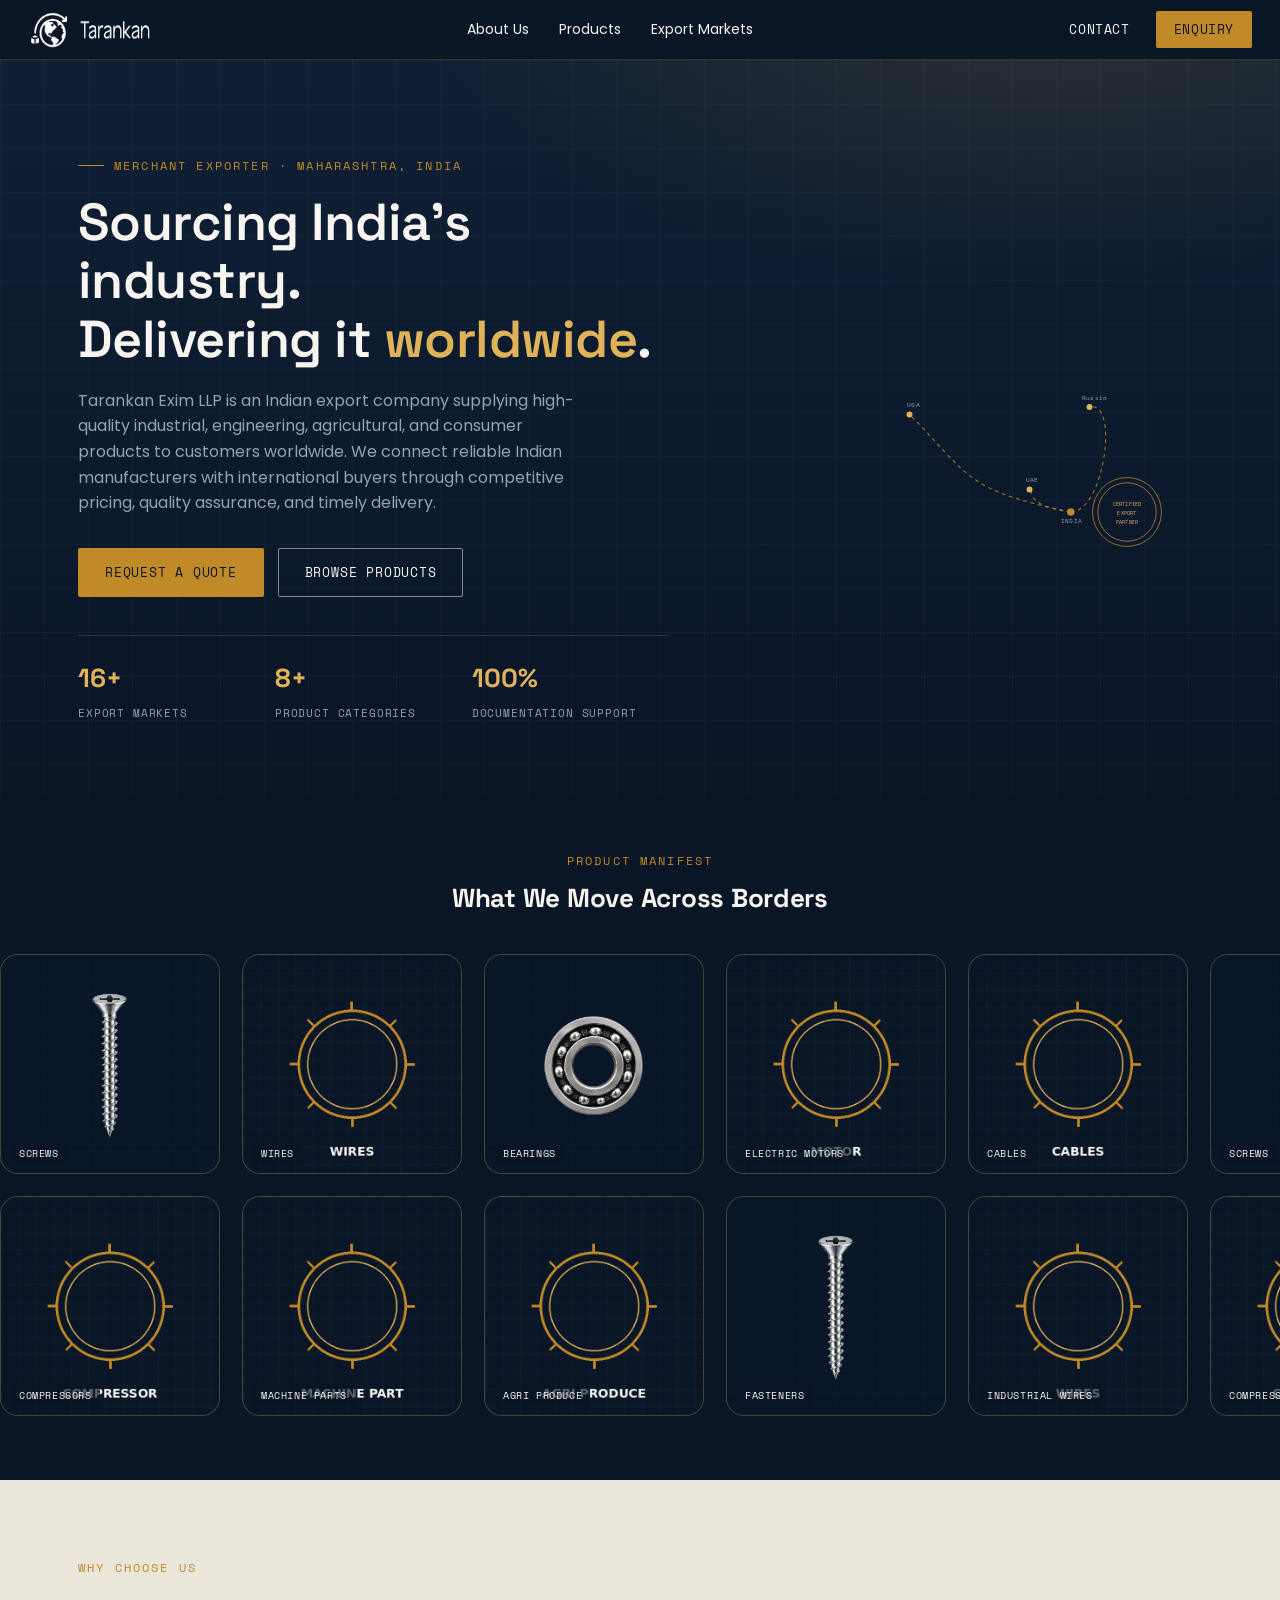
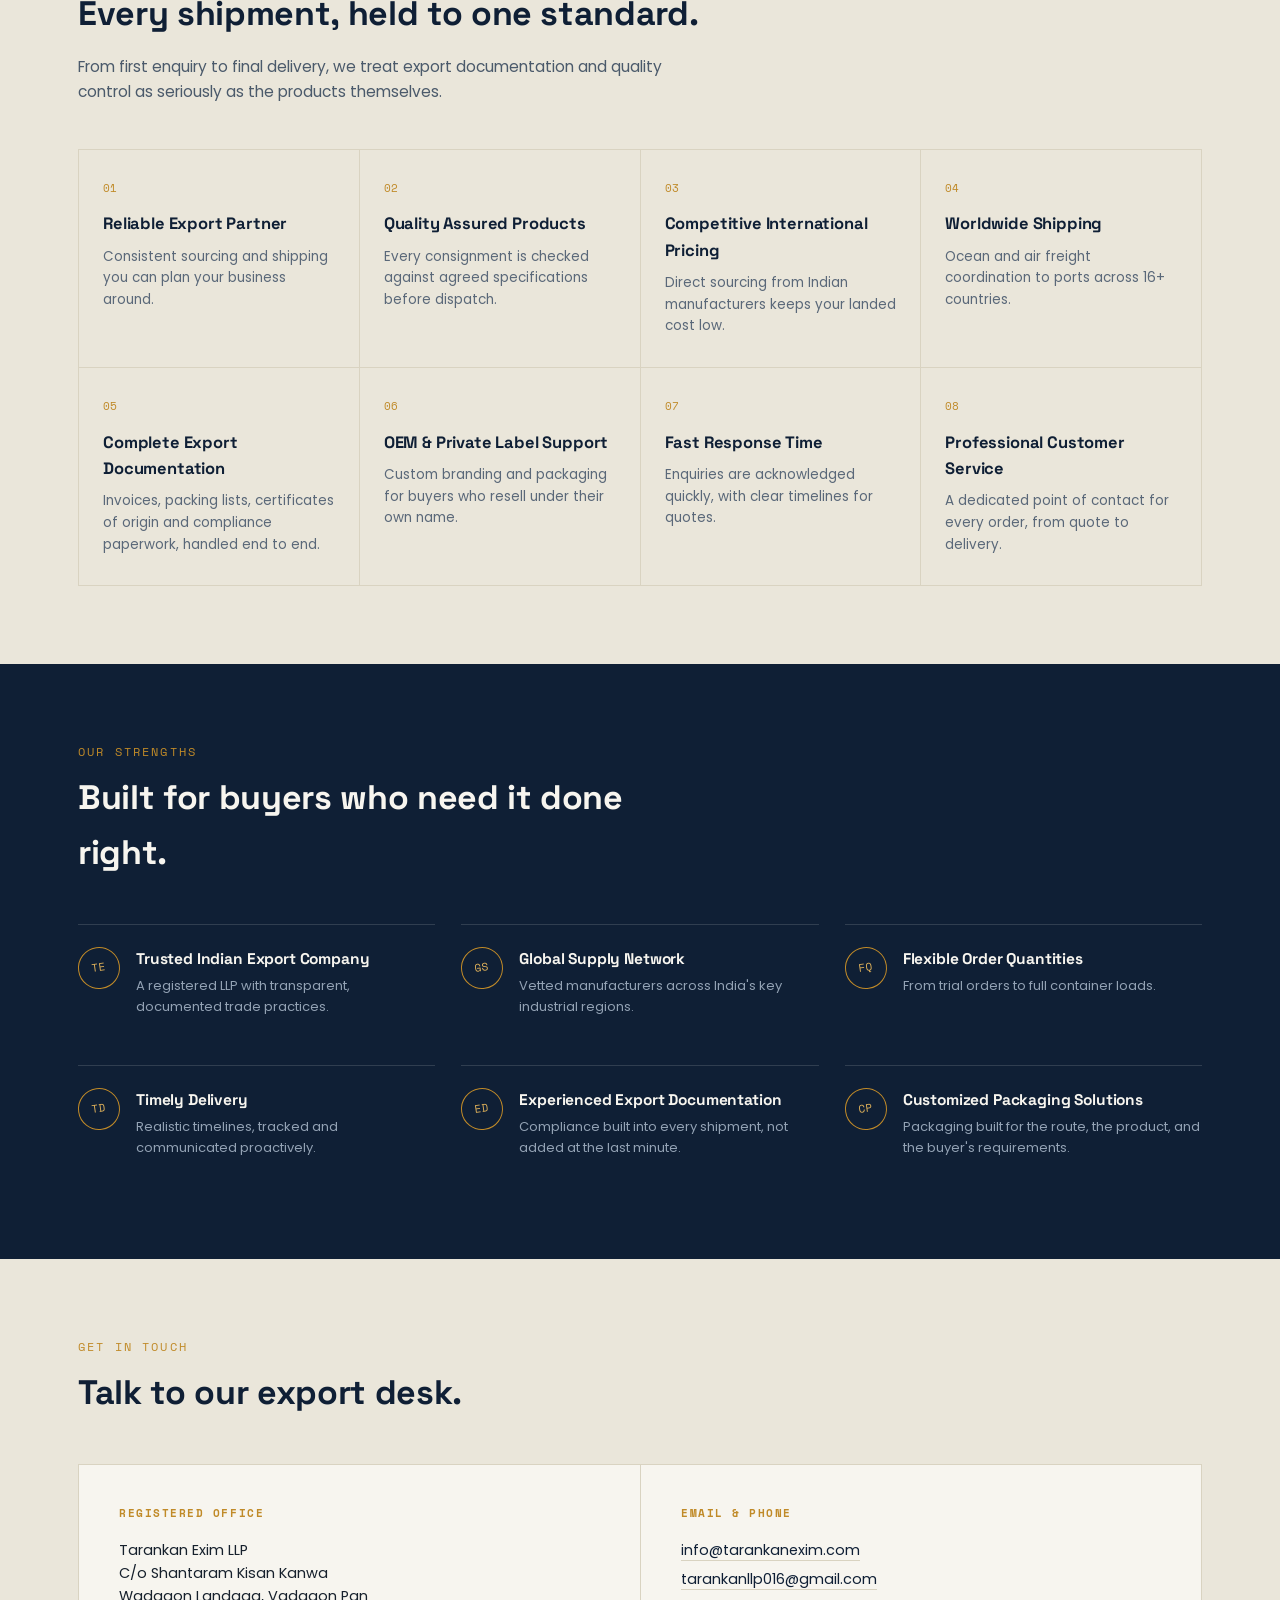
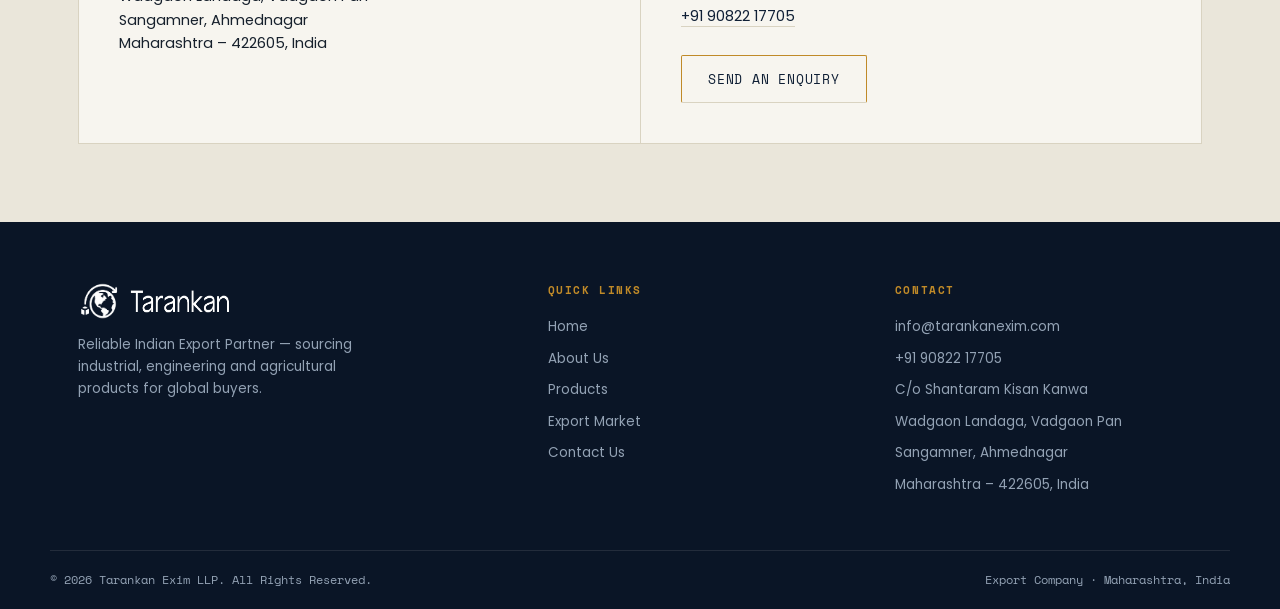
<file: index.html>
<!DOCTYPE html>
<html lang="en">
<head>
<meta charset="UTF-8">
<meta name="viewport" content="width=device-width, initial-scale=1.0">
<title>Tarankan Exim LLP | Indian Export Company &amp; Merchant Exporter</title>
<meta name="description" content="Tarankan Exim LLP is an Indian export company and merchant exporter based in Maharashtra, supplying industrial, engineering and agricultural products to global buyers.">
<link rel="preconnect" href="https://fonts.googleapis.com">
<link rel="preconnect" href="https://fonts.gstatic.com" crossorigin>
<link href="https://fonts.googleapis.com/css2?family=Space+Grotesk:wght@500;600;700&family=Space+Mono:wght@400;700&family=Poppins:wght@300;400;500;600&display=swap" rel="stylesheet">
<link rel="stylesheet" href="style.css">
</head>
<body>

<!-- ================= NAVIGATION ================= -->
<nav class="navigation-bar">
  <div class="navigation-bar-box" id="navigation-bar-box1">
    <div class="navigation-bar-box-logo">
      <a href="index.html"><img id="tarankan-navigation-logo" src="Assets/Logo/tarankan-navigation-logo.png" alt="Tarankan Exim LLP logo"></a>
      <a href="index.html" style="text-decoration:none;">
        <span class="navigation-tarankan-logo-text"><img id = "navigation-tarankan-logo-text-image" src="Assets/Logo/tarankan-text-logo.png" alt="Tarankan Text"></img>
        </span>
      </a>
    </div>
    <div class="mobile-bar">
      <button class="mobile-menu-icon" id="mobile-menu-icon" aria-label="Open menu">
        <span></span><span></span><span></span>
      </button>
    </div>
  </div>

  <div class="navigation-bar-box" id="navigation-bar-box2">
    <div class="nav-hover-item"><a href="about-us.html" id="about-us-link">About Us</a></div>
    <div class="nav-hover-item"><a href="products.html" id="products-link">Products</a></div>
    <div class="nav-hover-item"><a href="export-markets.html" id="export-markets-link">Export Markets</a></div>
  </div>

  <div class="navigation-bar-box" id="navigation-bar-box3">
    <span><a href="contact.html">Contact</a></span>
    <span><a href="enquiry.html" id="enquiry-nav-link">Enquiry</a></span>
  </div>
</nav>

<!-- Desktop hover boxes -->
<div id="about-us-hover-box" class="hover-box">
  <span class="hover-box-title">About Tarankan Exim LLP</span>
  <p>Tarankan Exim LLP is a registered Limited Liability Partnership based in Maharashtra, India. We specialize in sourcing and exporting quality products from India to international markets. Our focus is on building long-term relationships through reliability, transparency, and customer satisfaction. Whether you require industrial products, engineering components, agricultural commodities, or customized export solutions, we ensure every shipment meets international standards.</p>
  <a href="about-us.html" class="hover-box-link">Read more about us &rarr;</a>
</div>

<div id="products-hover-box" class="hover-box">
  <span class="hover-box-title">Our Product Range</span>
  <div class="products-columns">
    <a href="products.html">Screws &amp; Fasteners</a>
    <a href="products.html">Bearings</a>
    <a href="products.html">Industrial Wires</a>
    <a href="products.html">Cables</a>
    <a href="products.html">Electric Motors</a>
    <a href="products.html">Compressors</a>
    <a href="products.html">Machine Parts</a>
    <a href="products.html">Agricultural Produce</a>
  </div>
  <a href="products.html" class="hover-box-link">View all products &rarr;</a>
</div>

<div id="export-markets-hover-box" class="hover-box">
  <span class="hover-box-title">Tarankan Exim LLP serves customers across</span>
  <div class="markets-grid">
    <span>USA</span><span>Canada</span><span>UK</span><span>Germany</span>
    <span>France</span><span>Netherlands</span><span>UAE</span><span>Saudi Arabia</span>
    <span>Oman</span><span>Kuwait</span><span>Singapore</span><span>Malaysia</span>
    <span>Vietnam</span><span>Australia</span><span>South Africa</span><span>Kenya</span>
  </div>
  <a href="export-markets.html" class="hover-box-link">Explore export markets &rarr;</a>
</div>

<!-- Mobile sidebar -->
<div class="sidebar-overlay" id="sidebar-overlay"></div>
<aside class="mobile-sidebar" id="mobile-sidebar">
  <button class="mobile-sidebar-close" id="mobile-sidebar-close" aria-label="Close menu">&times;</button>
  <div class="mobile-sidebar-logo">
    <img src="Assets/Logo/tarankan-navigation-logo.png" alt="Tarankan Exim LLP logo">
    <span><img id = "mobile-navigation-logo-text" src="Assets/Logo/tarankan-text-logo.png" alt="Tarankan Exim LLP logo"></span>
  </div>
  <nav class="mobile-sidebar-links">
    <a href="about-us.html">About Us</a>
    <a href="products.html">Products</a>
    <a href="export-markets.html">Export Markets</a>
    <a href="contact.html">Contact</a>
    <a href="enquiry.html">Enquiry</a>
  </nav>
  <div class="mobile-sidebar-cta">
    <a href="enquiry.html" class="btn btn-brass" style="width:100%; justify-content:center;">Send Enquiry</a>
  </div>
</aside>

<!-- ================= HERO ================= -->
<header class="hero">
  <div class="wrap hero-inner">
    <div>
      <div class="hero-eyebrow"><span class="eyebrow">Merchant Exporter · Maharashtra, India</span></div>
      <h1>Sourcing India's industry.<br>Delivering it <em>worldwide</em>.</h1>
      <p class="lede">Tarankan Exim LLP is an Indian export company supplying high-quality industrial, engineering, agricultural, and consumer products to customers worldwide. We connect reliable Indian manufacturers with international buyers through competitive pricing, quality assurance, and timely delivery.</p>
      <div class="hero-actions">
        <a href="enquiry.html" class="btn btn-brass">Request a Quote</a>
        <a href="products.html" class="btn btn-outline-light">Browse Products</a>
      </div>
      <div class="hero-stats">
        <div><strong>16+</strong><span>Export Markets</span></div>
        <div><strong>8+</strong><span>Product Categories</span></div>
        <div><strong>100%</strong><span>Documentation Support</span></div>
      </div>
    </div>

    <div class="trade-lane" aria-hidden="true">
      <svg viewBox="0 0 400 400">
        <path class="lane-path" d="M225,300 C270,300 290,150 250,160"></path>
        <path class="lane-path" d="M225,300 C150,290 180,260 170,270" style="animation-delay:-4s;"></path>
        <path class="lane-path" d="M225,300 C80,270 90,250 10,170" style="animation-delay:-9s;"></path>
        <circle class="lane-node origin" cx="225" cy="300" r="5"></circle>
        <text x="212" y="315">INDIA</text>
        <circle class="lane-node" cx="250" cy="160" r="4"></circle>
        <text x="240" y="150">Russia</text>
        <circle class="lane-node" cx="170" cy="270" r="4"></circle>
        <text x="165" y="260">UAE</text>
        <circle class="lane-node" cx="10" cy="170" r="4"></circle>
        <text x="7" y="160">USA</text>
        <circle class="stamp" cx="300" cy="300" r="46"></circle>
        <circle class="stamp" cx="300" cy="300" r="39"></circle>
        <text class="stamp-text" x="300" y="292" text-anchor="middle">CERTIFIED</text>
        <text class="stamp-text" x="300" y="304" text-anchor="middle">EXPORT</text>
        <text class="stamp-text" x="300" y="316" text-anchor="middle">PARTNER</text>
      </svg>
    </div>
  </div>
</header>

<!-- ================= SLIDING PRODUCT BOXES ================= -->
<section class="marquee-section">
  <div class="wrap marquee-heading">
    <span class="eyebrow">Product Manifest</span>
    <h2>What We Move Across Borders</h2>
  </div>
  <div class="marquee-track">
    <div class="marquee-row row-left" id="marquee-row-top"></div>
    <div class="marquee-row row-right" id="marquee-row-bottom"></div>
  </div>
</section>

<!-- ================= WHY CHOOSE US ================= -->
<section class="section section-paper">
  <div class="wrap">
    <div class="section-head">
      <span class="eyebrow">Why Choose Us</span>
      <h2>Every shipment, held to one standard.</h2>
      <p class="section-lede">From first enquiry to final delivery, we treat export documentation and quality control as seriously as the products themselves.</p>
    </div>
    <div class="grid-cards">
      <div class="card"><span class="card-index">01</span><h3>Reliable Export Partner</h3><p>Consistent sourcing and shipping you can plan your business around.</p></div>
      <div class="card"><span class="card-index">02</span><h3>Quality Assured Products</h3><p>Every consignment is checked against agreed specifications before dispatch.</p></div>
      <div class="card"><span class="card-index">03</span><h3>Competitive International Pricing</h3><p>Direct sourcing from Indian manufacturers keeps your landed cost low.</p></div>
      <div class="card"><span class="card-index">04</span><h3>Worldwide Shipping</h3><p>Ocean and air freight coordination to ports across 16+ countries.</p></div>
      <div class="card"><span class="card-index">05</span><h3>Complete Export Documentation</h3><p>Invoices, packing lists, certificates of origin and compliance paperwork, handled end to end.</p></div>
      <div class="card"><span class="card-index">06</span><h3>OEM &amp; Private Label Support</h3><p>Custom branding and packaging for buyers who resell under their own name.</p></div>
      <div class="card"><span class="card-index">07</span><h3>Fast Response Time</h3><p>Enquiries are acknowledged quickly, with clear timelines for quotes.</p></div>
      <div class="card"><span class="card-index">08</span><h3>Professional Customer Service</h3><p>A dedicated point of contact for every order, from quote to delivery.</p></div>
    </div>
  </div>
</section>

<!-- ================= OUR STRENGTHS ================= -->
<section class="section section-dark">
  <div class="wrap">
    <div class="section-head">
      <span class="eyebrow">Our Strengths</span>
      <h2>Built for buyers who need it done right.</h2>
    </div>
    <div class="strengths-grid">
      <div class="strength-item"><div class="stamp-mini">TE</div><div><h3>Trusted Indian Export Company</h3><p>A registered LLP with transparent, documented trade practices.</p></div></div>
      <div class="strength-item"><div class="stamp-mini">GS</div><div><h3>Global Supply Network</h3><p>Vetted manufacturers across India's key industrial regions.</p></div></div>
      <div class="strength-item"><div class="stamp-mini">FQ</div><div><h3>Flexible Order Quantities</h3><p>From trial orders to full container loads.</p></div></div>
      <div class="strength-item"><div class="stamp-mini">TD</div><div><h3>Timely Delivery</h3><p>Realistic timelines, tracked and communicated proactively.</p></div></div>
      <div class="strength-item"><div class="stamp-mini">ED</div><div><h3>Experienced Export Documentation</h3><p>Compliance built into every shipment, not added at the last minute.</p></div></div>
      <div class="strength-item"><div class="stamp-mini">CP</div><div><h3>Customized Packaging Solutions</h3><p>Packaging built for the route, the product, and the buyer's requirements.</p></div></div>
    </div>
  </div>
</section>

<!-- ================= CONTACT PREVIEW ================= -->
<section class="section section-paper">
  <div class="wrap">
    <div class="section-head">
      <span class="eyebrow">Get In Touch</span>
      <h2>Talk to our export desk.</h2>
    </div>
    <div class="contact-panel">
      <div class="contact-block">
        <h3>Registered Office</h3>
        <address>
          Tarankan Exim LLP<br>
          C/o Shantaram Kisan Kanwa<br>
          Wadgaon Landaga, Vadgaon Pan<br>
          Sangamner, Ahmednagar<br>
          Maharashtra – 422605, India
        </address>
      </div>
      <div class="contact-block">
        <h3>Email &amp; Phone</h3>
        <p><a href="mailto:info@tarankanexim.com">info@tarankanexim.com</a></p>
        <p><a href="mailto:tarankanllp016@gmail.com">tarankanllp016@gmail.com</a></p>
        <p style="margin-top:14px;"><a href="tel:+919082217705">+91 90822 17705</a></p>
        <a href="enquiry.html" id = "home-enquiry-btn" class="btn btn-outline" style="margin-top:20px;">Send an Enquiry</a>
      </div>
    </div>
  </div>
</section>

<!-- ================= FOOTER ================= -->
<footer class="site-footer">
  <div class="wrap footer-grid">
    <div>
      <div class="footer-brand">
        <img src="Assets/Logo/tarankan-navigation-logo.png" alt="Tarankan Exim LLP logo">
        <span><img id = "footer-text-logo" src="Assets/Logo/tarankan-text-logo.png" alt="Tarankan Exim"></img></span>
      </div>
      <p class="footer-tag">Reliable Indian Export Partner — sourcing industrial, engineering and agricultural products for global buyers.</p>
    </div>
    <div class="footer-col">
      <h4>Quick Links</h4>
      <a href="index.html">Home</a>
      <a href="about-us.html">About Us</a>
      <a href="products.html">Products</a>
      <a href="export-markets.html">Export Market</a>
      <a href="contact.html">Contact Us</a>
    </div>
    <div class="footer-col">
      <h4>Contact</h4>
      <p>info@tarankanexim.com</p>
      <p>+91 90822 17705</p>
      <p>C/o Shantaram Kisan Kanwa</p>
      <p>Wadgaon Landaga, Vadgaon Pan</p>
      <p>Sangamner, Ahmednagar</p>
      <p>Maharashtra – 422605, India</p>
    </div>
  </div>
  <div class="wrap footer-bottom">
    <span>&copy; 2026 Tarankan Exim LLP. All Rights Reserved.</span>
    <span>Export Company · Maharashtra, India</span>
  </div>
</footer>

<script src="script.js"></script>
<script src="sliding-boxes.js"></script>
</body>
</html>
</file>
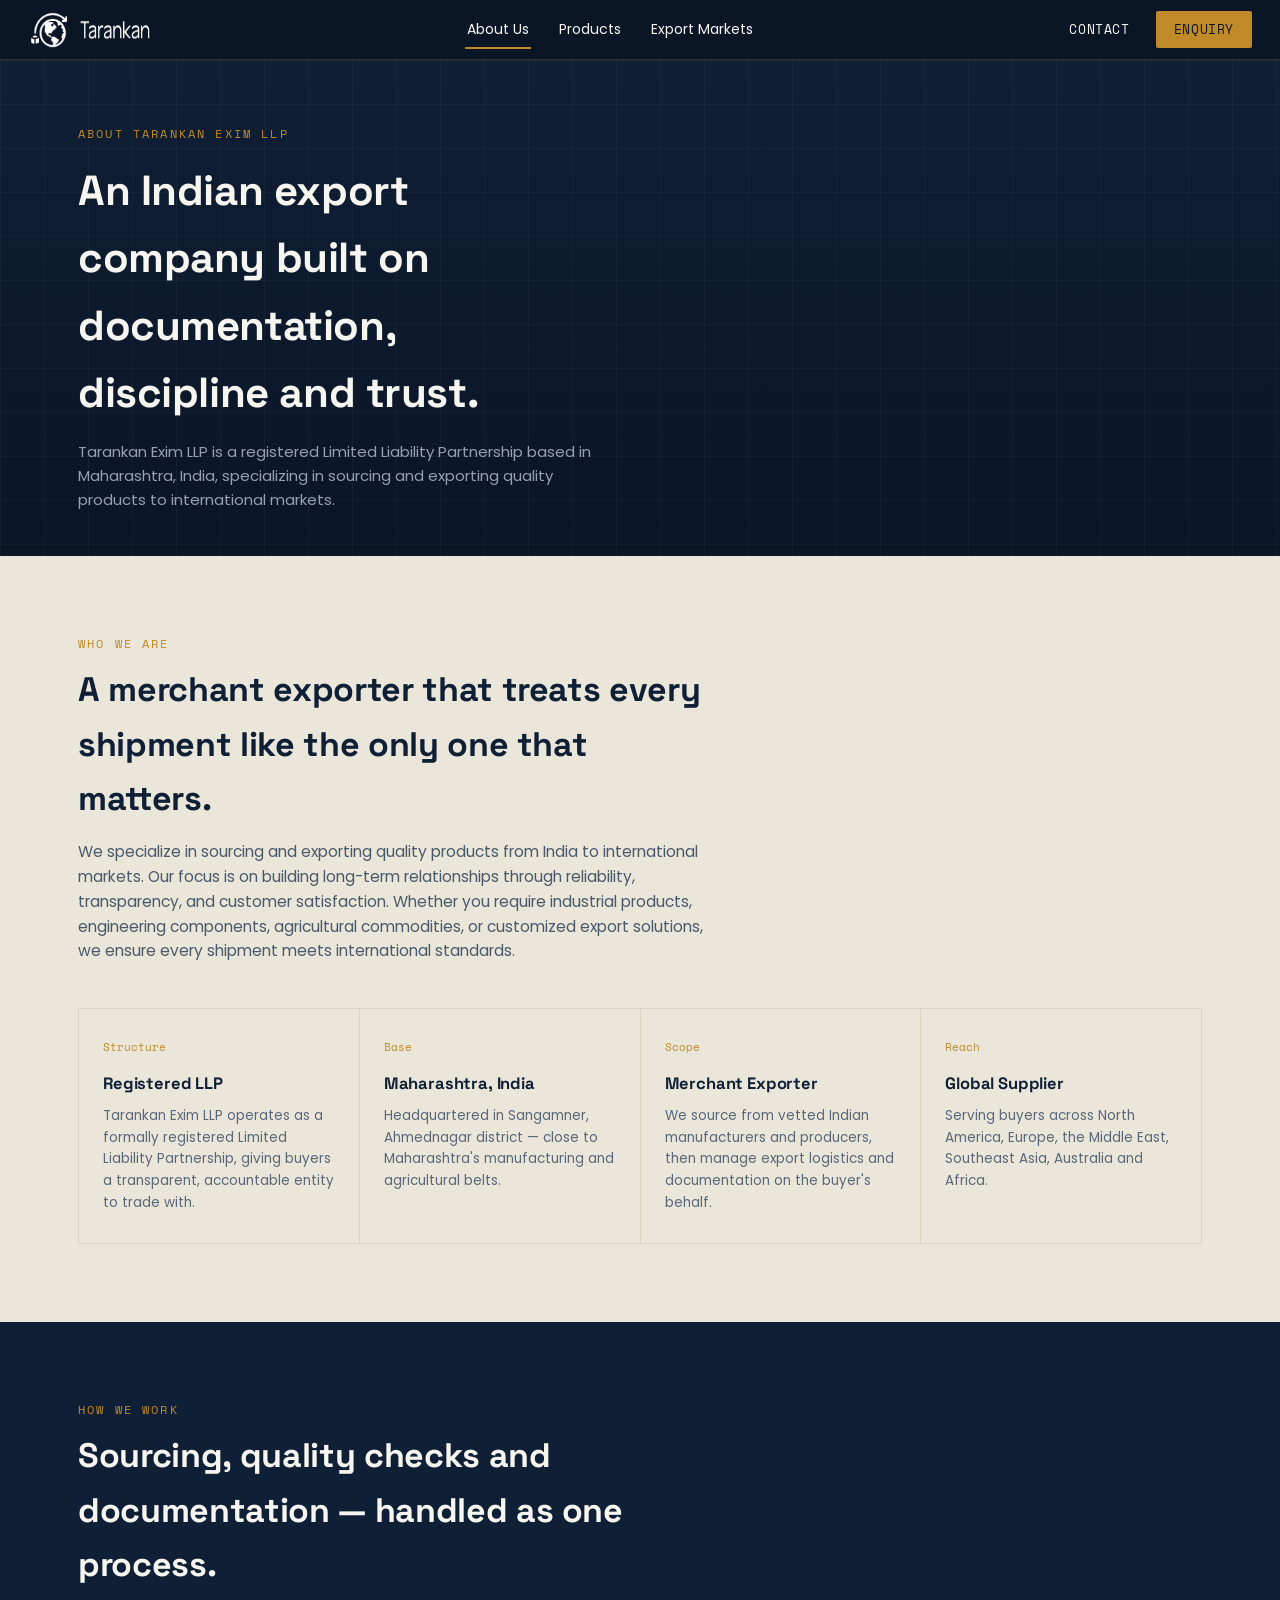
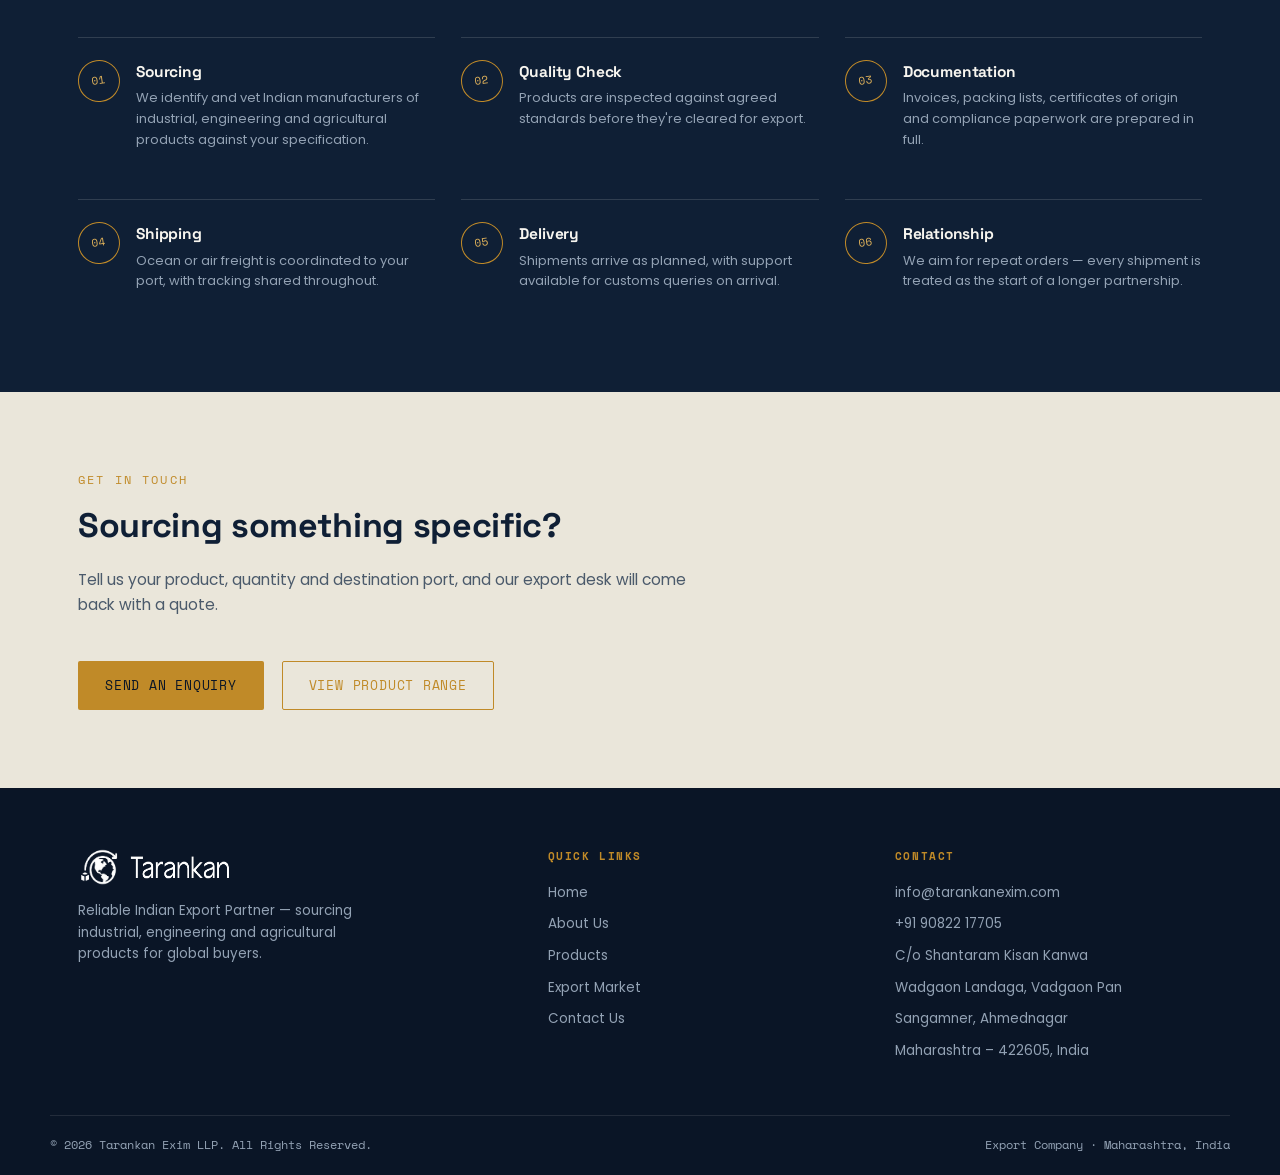
<file: about-us.html>
<!DOCTYPE html>
<html lang="en">
<head>
<meta charset="UTF-8">
<meta name="viewport" content="width=device-width, initial-scale=1.0">
<title>About Us | Tarankan Exim LLP — Indian Export Company</title>
<meta name="description" content="Tarankan Exim LLP is a registered Limited Liability Partnership based in Maharashtra, India, sourcing and exporting industrial, engineering and agricultural products worldwide.">
<link rel="preconnect" href="https://fonts.googleapis.com">
<link rel="preconnect" href="https://fonts.gstatic.com" crossorigin>
<link href="https://fonts.googleapis.com/css2?family=Space+Grotesk:wght@500;600;700&family=Space+Mono:wght@400;700&family=Poppins:wght@300;400;500;600&display=swap" rel="stylesheet">
<link rel="stylesheet" href="style.css">
</head>
<body>

<!-- ================= NAVIGATION ================= -->
<nav class="navigation-bar">
  <div class="navigation-bar-box" id="navigation-bar-box1">
    <div class="navigation-bar-box-logo">
      <a href="index.html"><img id="tarankan-navigation-logo" src="Assets/Logo/tarankan-navigation-logo.png" alt="Tarankan Exim LLP logo"></a>
      <a href="index.html" style="text-decoration:none;">
        <span class="navigation-tarankan-logo-text"><img id = "navigation-tarankan-logo-text-image" src="Assets/Logo/tarankan-text-logo.png" alt="Tarankan Text"></img>
        </span>
      </a>
    </div>
    <div class="mobile-bar">
      <button class="mobile-menu-icon" id="mobile-menu-icon" aria-label="Open menu">
        <span></span><span></span><span></span>
      </button>
    </div>
  </div>

  <div class="navigation-bar-box" id="navigation-bar-box2">
    <div class="nav-hover-item"><a href="about-us.html" id="about-us-link" class="active">About Us</a></div>
    <div class="nav-hover-item"><a href="products.html" id="products-link">Products</a></div>
    <div class="nav-hover-item"><a href="export-markets.html" id="export-markets-link">Export Markets</a></div>
  </div>

  <div class="navigation-bar-box" id="navigation-bar-box3">
    <span><a href="contact.html">Contact</a></span>
    <span><a href="enquiry.html" id="enquiry-nav-link">Enquiry</a></span>
  </div>
</nav>

<!-- Desktop hover boxes -->
<div id="about-us-hover-box" class="hover-box">
  <span class="hover-box-title">About Tarankan Exim LLP</span>
  <p>Tarankan Exim LLP is a registered Limited Liability Partnership based in Maharashtra, India. We specialize in sourcing and exporting quality products from India to international markets. Our focus is on building long-term relationships through reliability, transparency, and customer satisfaction. Whether you require industrial products, engineering components, agricultural commodities, or customized export solutions, we ensure every shipment meets international standards.</p>
  <a href="about-us.html" class="hover-box-link">Read more about us &rarr;</a>
</div>

<div id="products-hover-box" class="hover-box">
  <span class="hover-box-title">Our Product Range</span>
  <div class="products-columns">
    <a href="products.html">Screws &amp; Fasteners</a>
    <a href="products.html">Bearings</a>
    <a href="products.html">Industrial Wires</a>
    <a href="products.html">Cables</a>
    <a href="products.html">Electric Motors</a>
    <a href="products.html">Compressors</a>
    <a href="products.html">Machine Parts</a>
    <a href="products.html">Agricultural Produce</a>
  </div>
  <a href="products.html" class="hover-box-link">View all products &rarr;</a>
</div>

<div id="export-markets-hover-box" class="hover-box">
  <span class="hover-box-title">Tarankan Exim LLP serves customers across</span>
  <div class="markets-grid">
    <span>USA</span><span>Canada</span><span>UK</span><span>Germany</span>
    <span>France</span><span>Netherlands</span><span>UAE</span><span>Saudi Arabia</span>
    <span>Oman</span><span>Kuwait</span><span>Singapore</span><span>Malaysia</span>
    <span>Vietnam</span><span>Australia</span><span>South Africa</span><span>Kenya</span>
  </div>
  <a href="export-markets.html" class="hover-box-link">Explore export markets &rarr;</a>
</div>

<!-- Mobile sidebar -->
<div class="sidebar-overlay" id="sidebar-overlay"></div>
<aside class="mobile-sidebar" id="mobile-sidebar">
  <button class="mobile-sidebar-close" id="mobile-sidebar-close" aria-label="Close menu">&times;</button>
  <div class="mobile-sidebar-logo">
    <img src="Assets/Logo/tarankan-navigation-logo.png" alt="Tarankan Exim LLP logo">
    <span><img id = "mobile-navigation-logo-text" src="Assets/Logo/tarankan-text-logo.png" alt="Tarankan Exim LLP logo"></span>
  </div>
  <nav class="mobile-sidebar-links">
    <a href="about-us.html">About Us</a>
    <a href="products.html">Products</a>
    <a href="export-markets.html">Export Markets</a>
    <a href="contact.html">Contact</a>
    <a href="enquiry.html">Enquiry</a>
  </nav>
  <div class="mobile-sidebar-cta">
    <a href="enquiry.html" class="btn btn-brass" style="width:100%; justify-content:center;">Send Enquiry</a>
  </div>
</aside>




<header class="page-header">
  <div class="wrap">
    <span class="eyebrow">About Tarankan Exim LLP</span>
    <h1>An Indian export company built on documentation, discipline and trust.</h1>
    <p>Tarankan Exim LLP is a registered Limited Liability Partnership based in Maharashtra, India, specializing in sourcing and exporting quality products to international markets.</p>
  </div>
</header>

<section class="section section-paper">
  <div class="wrap">
    <div class="section-head">
      <span class="eyebrow">Who We Are</span>
      <h2>A merchant exporter that treats every shipment like the only one that matters.</h2>
      <p class="section-lede">We specialize in sourcing and exporting quality products from India to international markets. Our focus is on building long-term relationships through reliability, transparency, and customer satisfaction. Whether you require industrial products, engineering components, agricultural commodities, or customized export solutions, we ensure every shipment meets international standards.</p>
    </div>

    <div class="grid-cards">
      <div class="card">
        <span class="card-index">Structure</span>
        <h3>Registered LLP</h3>
        <p>Tarankan Exim LLP operates as a formally registered Limited Liability Partnership, giving buyers a transparent, accountable entity to trade with.</p>
      </div>
      <div class="card">
        <span class="card-index">Base</span>
        <h3>Maharashtra, India</h3>
        <p>Headquartered in Sangamner, Ahmednagar district — close to Maharashtra's manufacturing and agricultural belts.</p>
      </div>
      <div class="card">
        <span class="card-index">Scope</span>
        <h3>Merchant Exporter</h3>
        <p>We source from vetted Indian manufacturers and producers, then manage export logistics and documentation on the buyer's behalf.</p>
      </div>
      <div class="card">
        <span class="card-index">Reach</span>
        <h3>Global Supplier</h3>
        <p>Serving buyers across North America, Europe, the Middle East, Southeast Asia, Australia and Africa.</p>
      </div>
    </div>
  </div>
</section>

<section class="section section-dark">
  <div class="wrap">
    <div class="section-head">
      <span class="eyebrow">How We Work</span>
      <h2>Sourcing, quality checks and documentation — handled as one process.</h2>
    </div>
    <div class="strengths-grid">
      <div class="strength-item"><div class="stamp-mini">01</div><div><h3>Sourcing</h3><p>We identify and vet Indian manufacturers of industrial, engineering and agricultural products against your specification.</p></div></div>
      <div class="strength-item"><div class="stamp-mini">02</div><div><h3>Quality Check</h3><p>Products are inspected against agreed standards before they're cleared for export.</p></div></div>
      <div class="strength-item"><div class="stamp-mini">03</div><div><h3>Documentation</h3><p>Invoices, packing lists, certificates of origin and compliance paperwork are prepared in full.</p></div></div>
      <div class="strength-item"><div class="stamp-mini">04</div><div><h3>Shipping</h3><p>Ocean or air freight is coordinated to your port, with tracking shared throughout.</p></div></div>
      <div class="strength-item"><div class="stamp-mini">05</div><div><h3>Delivery</h3><p>Shipments arrive as planned, with support available for customs queries on arrival.</p></div></div>
      <div class="strength-item"><div class="stamp-mini">06</div><div><h3>Relationship</h3><p>We aim for repeat orders — every shipment is treated as the start of a longer partnership.</p></div></div>
    </div>
  </div>
</section>

<section class="section section-paper">
  <div class="wrap">
    <div class="section-head">
      <span class="eyebrow">Get In Touch</span>
      <h2>Sourcing something specific?</h2>
      <p class="section-lede">Tell us your product, quantity and destination port, and our export desk will come back with a quote.</p>
    </div>
    <a href="enquiry.html" class="btn btn-brass">Send an Enquiry</a>
    <a href="products.html" class="btn btn-outline" style="margin-left:14px;">View Product Range</a>
  </div>
</section>


<!-- ================= FOOTER ================= -->
<footer class="site-footer">
  <div class="wrap footer-grid">
    <div>
      <div class="footer-brand">
        <img src="Assets/Logo/tarankan-navigation-logo.png" alt="Tarankan Exim LLP logo">
        <span><img id = "footer-text-logo" src="Assets/Logo/tarankan-text-logo.png" alt="Tarankan Exim"></img></span>
      </div>
      <p class="footer-tag">Reliable Indian Export Partner — sourcing industrial, engineering and agricultural products for global buyers.</p>
    </div>
    <div class="footer-col">
      <h4>Quick Links</h4>
      <a href="index.html">Home</a>
      <a href="about-us.html">About Us</a>
      <a href="products.html">Products</a>
      <a href="export-markets.html">Export Market</a>
      <a href="contact.html">Contact Us</a>
    </div>
    <div class="footer-col">
      <h4>Contact</h4>
      <p>info@tarankanexim.com</p>
      <p>+91 90822 17705</p>
      <p>C/o Shantaram Kisan Kanwa</p>
      <p>Wadgaon Landaga, Vadgaon Pan</p>
      <p>Sangamner, Ahmednagar</p>
      <p>Maharashtra – 422605, India</p>
    </div>
  </div>
  <div class="wrap footer-bottom">
    <span>&copy; 2026 Tarankan Exim LLP. All Rights Reserved.</span>
    <span>Export Company · Maharashtra, India</span>
  </div>
</footer>



<script src="script.js"></script>
</body>
</html>
</file>
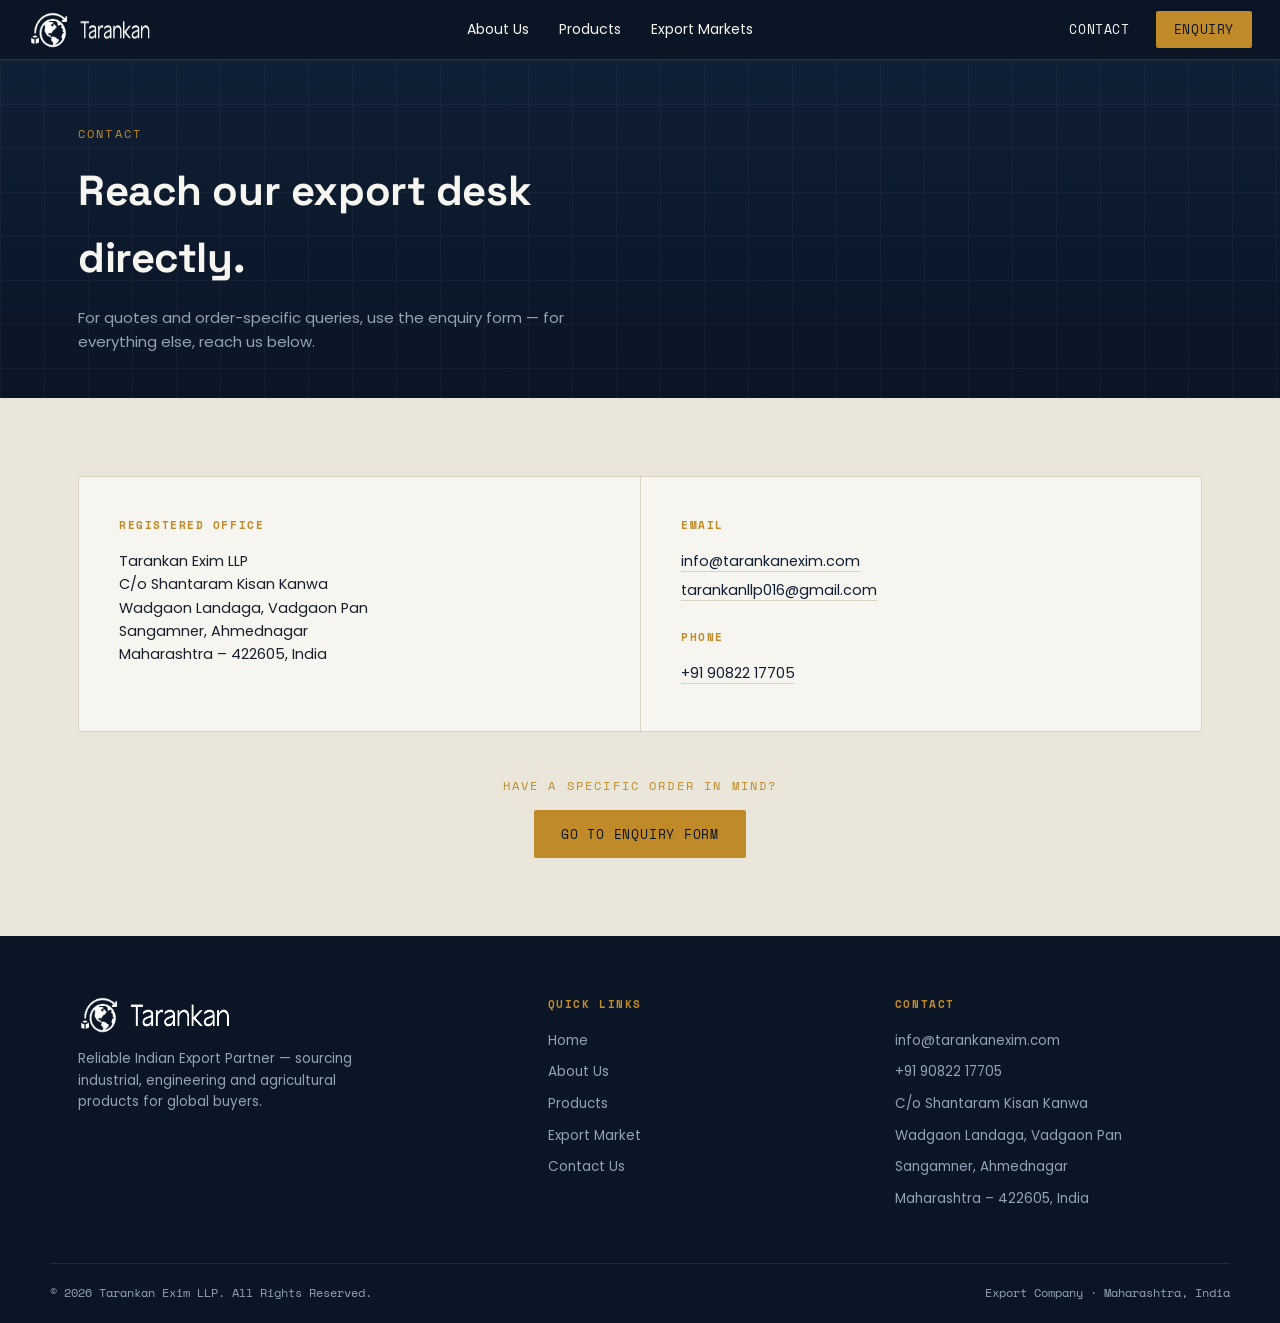
<file: contact.html>
<!DOCTYPE html>
<html lang="en">
<head>
<meta charset="UTF-8">
<meta name="viewport" content="width=device-width, initial-scale=1.0">
<title>Contact | Tarankan Exim LLP</title>
<meta name="description" content="Contact Tarankan Exim LLP, Indian export company based in Sangamner, Maharashtra — email, phone and registered office details.">
<link rel="preconnect" href="https://fonts.googleapis.com">
<link rel="preconnect" href="https://fonts.gstatic.com" crossorigin>
<link href="https://fonts.googleapis.com/css2?family=Space+Grotesk:wght@500;600;700&family=Space+Mono:wght@400;700&family=Poppins:wght@300;400;500;600&display=swap" rel="stylesheet">
<link rel="stylesheet" href="style.css">
</head>
<body>

<!-- ================= NAVIGATION ================= -->
<nav class="navigation-bar">
  <div class="navigation-bar-box" id="navigation-bar-box1">
    <div class="navigation-bar-box-logo">
      <a href="index.html"><img id="tarankan-navigation-logo" src="Assets/Logo/tarankan-navigation-logo.png" alt="Tarankan Exim LLP logo"></a>
      <a href="index.html" style="text-decoration:none;">
        <span class="navigation-tarankan-logo-text"><img id = "navigation-tarankan-logo-text-image" src="Assets/Logo/tarankan-text-logo.png" alt="Tarankan Text"></img>
        </span>
      </a>
    </div>
    <div class="mobile-bar">
      <button class="mobile-menu-icon" id="mobile-menu-icon" aria-label="Open menu">
        <span></span><span></span><span></span>
      </button>
    </div>
  </div>

  <div class="navigation-bar-box" id="navigation-bar-box2">
    <div class="nav-hover-item"><a href="about-us.html" id="about-us-link">About Us</a></div>
    <div class="nav-hover-item"><a href="products.html" id="products-link">Products</a></div>
    <div class="nav-hover-item"><a href="export-markets.html" id="export-markets-link">Export Markets</a></div>
  </div>

  <div class="navigation-bar-box" id="navigation-bar-box3">
    <span><a href="contact.html">Contact</a></span>
    <span><a href="enquiry.html" id="enquiry-nav-link">Enquiry</a></span>
  </div>
</nav>

<!-- Desktop hover boxes -->
<div id="about-us-hover-box" class="hover-box">
  <span class="hover-box-title">About Tarankan Exim LLP</span>
  <p>Tarankan Exim LLP is a registered Limited Liability Partnership based in Maharashtra, India. We specialize in sourcing and exporting quality products from India to international markets. Our focus is on building long-term relationships through reliability, transparency, and customer satisfaction. Whether you require industrial products, engineering components, agricultural commodities, or customized export solutions, we ensure every shipment meets international standards.</p>
  <a href="about-us.html" class="hover-box-link">Read more about us &rarr;</a>
</div>

<div id="products-hover-box" class="hover-box">
  <span class="hover-box-title">Our Product Range</span>
  <div class="products-columns">
    <a href="products.html">Screws &amp; Fasteners</a>
    <a href="products.html">Bearings</a>
    <a href="products.html">Industrial Wires</a>
    <a href="products.html">Cables</a>
    <a href="products.html">Electric Motors</a>
    <a href="products.html">Compressors</a>
    <a href="products.html">Machine Parts</a>
    <a href="products.html">Agricultural Produce</a>
  </div>
  <a href="products.html" class="hover-box-link">View all products &rarr;</a>
</div>

<div id="export-markets-hover-box" class="hover-box">
  <span class="hover-box-title">Tarankan Exim LLP serves customers across</span>
  <div class="markets-grid">
    <span>USA</span><span>Canada</span><span>UK</span><span>Germany</span>
    <span>France</span><span>Netherlands</span><span>UAE</span><span>Saudi Arabia</span>
    <span>Oman</span><span>Kuwait</span><span>Singapore</span><span>Malaysia</span>
    <span>Vietnam</span><span>Australia</span><span>South Africa</span><span>Kenya</span>
  </div>
  <a href="export-markets.html" class="hover-box-link">Explore export markets &rarr;</a>
</div>

<!-- Mobile sidebar -->
<div class="sidebar-overlay" id="sidebar-overlay"></div>
<aside class="mobile-sidebar" id="mobile-sidebar">
  <button class="mobile-sidebar-close" id="mobile-sidebar-close" aria-label="Close menu">&times;</button>
  <div class="mobile-sidebar-logo">
    <img src="Assets/Logo/tarankan-navigation-logo.png" alt="Tarankan Exim LLP logo">
    <span><img id = "mobile-navigation-logo-text" src="Assets/Logo/tarankan-text-logo.png" alt="Tarankan Exim LLP logo"></span>
  </div>
  <nav class="mobile-sidebar-links">
    <a href="about-us.html">About Us</a>
    <a href="products.html">Products</a>
    <a href="export-markets.html">Export Markets</a>
    <a href="contact.html">Contact</a>
    <a href="enquiry.html">Enquiry</a>
  </nav>
  <div class="mobile-sidebar-cta">
    <a href="enquiry.html" class="btn btn-brass" style="width:100%; justify-content:center;">Send Enquiry</a>
  </div>
</aside>




<header class="page-header">
  <div class="wrap">
    <span class="eyebrow">Contact</span>
    <h1>Reach our export desk directly.</h1>
    <p>For quotes and order-specific queries, use the enquiry form — for everything else, reach us below.</p>
  </div>
</header>

<section class="section section-paper">
  <div class="wrap">
    <div class="contact-panel">
      <div class="contact-block">
        <h3>Registered Office</h3>
        <address>
          Tarankan Exim LLP<br>
          C/o Shantaram Kisan Kanwa<br>
          Wadgaon Landaga, Vadgaon Pan<br>
          Sangamner, Ahmednagar<br>
          Maharashtra – 422605, India
        </address>
      </div>
      <div class="contact-block">
        <h3>Email</h3>
        <p><a href="mailto:info@tarankanexim.com">info@tarankanexim.com</a></p>
        <p><a href="mailto:tarankanllp016@gmail.com">tarankanllp016@gmail.com</a></p>
        <h3 style="margin-top:26px;">Phone</h3>
        <p><a href="tel:+919082217705">+91 90822 17705</a></p>
      </div>
    </div>

    <div style="margin-top:44px; text-align:center;">
      <span class="eyebrow" style="display:block; margin-bottom:14px;">Have a specific order in mind?</span>
      <a href="enquiry.html" class="btn btn-brass">Go to Enquiry Form</a>
    </div>
  </div>
</section>


<!-- ================= FOOTER ================= -->
<footer class="site-footer">
  <div class="wrap footer-grid">
    <div>
      <div class="footer-brand">
        <img src="Assets/Logo/tarankan-navigation-logo.png" alt="Tarankan Exim LLP logo">
        <span><img id = "footer-text-logo" src="Assets/Logo/tarankan-text-logo.png" alt="Tarankan Exim"></img></span>
      </div>
      <p class="footer-tag">Reliable Indian Export Partner — sourcing industrial, engineering and agricultural products for global buyers.</p>
    </div>
    <div class="footer-col">
      <h4>Quick Links</h4>
      <a href="index.html">Home</a>
      <a href="about-us.html">About Us</a>
      <a href="products.html">Products</a>
      <a href="export-markets.html">Export Market</a>
      <a href="contact.html">Contact Us</a>
    </div>
    <div class="footer-col">
      <h4>Contact</h4>
      <p>info@tarankanexim.com</p>
      <p>+91 90822 17705</p>
      <p>C/o Shantaram Kisan Kanwa</p>
      <p>Wadgaon Landaga, Vadgaon Pan</p>
      <p>Sangamner, Ahmednagar</p>
      <p>Maharashtra – 422605, India</p>
    </div>
  </div>
  <div class="wrap footer-bottom">
    <span>&copy; 2026 Tarankan Exim LLP. All Rights Reserved.</span>
    <span>Export Company · Maharashtra, India</span>
  </div>
</footer>



<script src="script.js"></script>
</body>
</html>
</file>
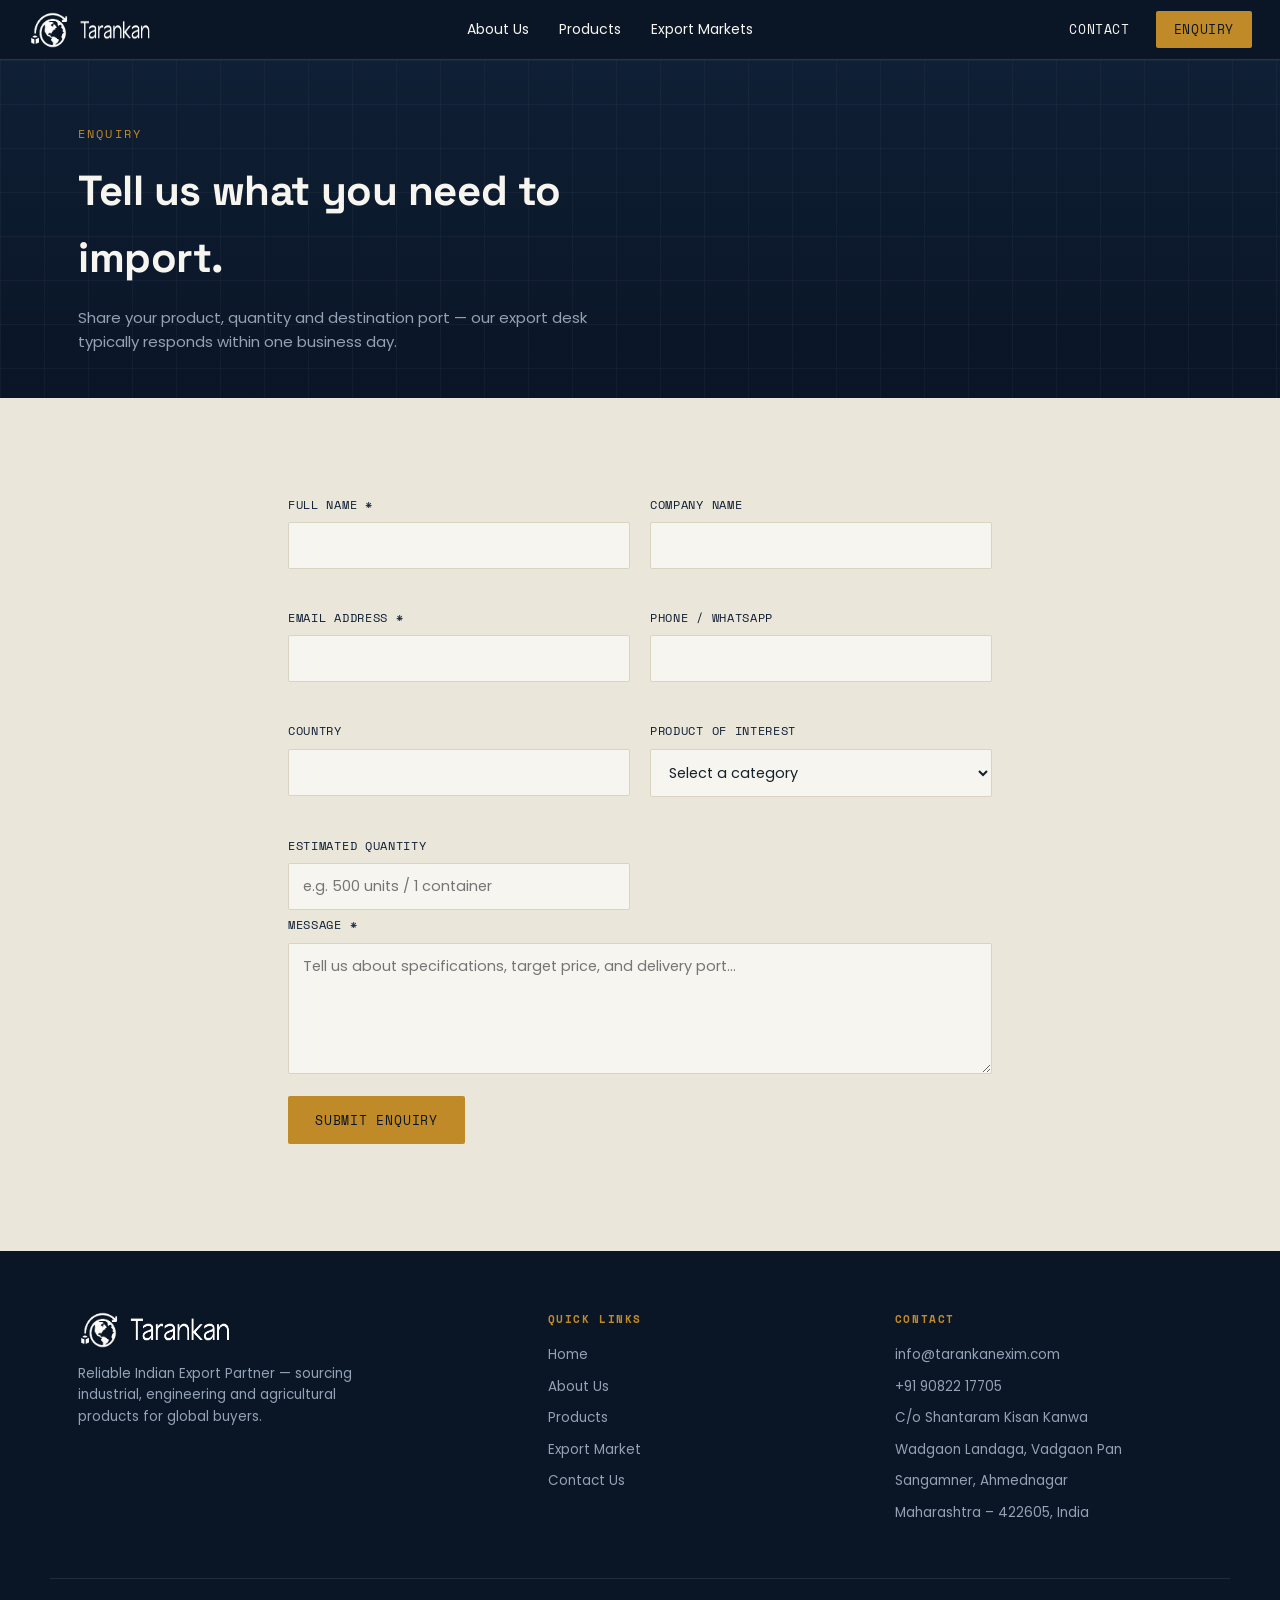
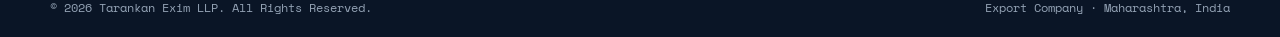
<file: enquiry.html>
<!DOCTYPE html>
<html lang="en">
<head>
<meta charset="UTF-8">
<meta name="viewport" content="width=device-width, initial-scale=1.0">
<title>Enquiry | Tarankan Exim LLP</title>
<meta name="description" content="Send a product enquiry to Tarankan Exim LLP for export quotes on industrial, engineering and agricultural products from India.">
<link rel="preconnect" href="https://fonts.googleapis.com">
<link rel="preconnect" href="https://fonts.gstatic.com" crossorigin>
<link href="https://fonts.googleapis.com/css2?family=Space+Grotesk:wght@500;600;700&family=Space+Mono:wght@400;700&family=Poppins:wght@300;400;500;600&display=swap" rel="stylesheet">
<link rel="stylesheet" href="style.css">
</head>
<body>

<!-- ================= NAVIGATION ================= -->
<nav class="navigation-bar">
  <div class="navigation-bar-box" id="navigation-bar-box1">
    <div class="navigation-bar-box-logo">
      <a href="index.html"><img id="tarankan-navigation-logo" src="Assets/Logo/tarankan-navigation-logo.png" alt="Tarankan Exim LLP logo"></a>
      <a href="index.html" style="text-decoration:none;">
        <span class="navigation-tarankan-logo-text"><img id = "navigation-tarankan-logo-text-image" src="Assets/Logo/tarankan-text-logo.png" alt="Tarankan Text"></img>
        </span>
      </a>
    </div>
    <div class="mobile-bar">
      <button class="mobile-menu-icon" id="mobile-menu-icon" aria-label="Open menu">
        <span></span><span></span><span></span>
      </button>
    </div>
  </div>

  <div class="navigation-bar-box" id="navigation-bar-box2">
    <div class="nav-hover-item"><a href="about-us.html" id="about-us-link">About Us</a></div>
    <div class="nav-hover-item"><a href="products.html" id="products-link">Products</a></div>
    <div class="nav-hover-item"><a href="export-markets.html" id="export-markets-link">Export Markets</a></div>
  </div>

  <div class="navigation-bar-box" id="navigation-bar-box3">
    <span><a href="contact.html">Contact</a></span>
    <span><a href="enquiry.html" id="enquiry-nav-link">Enquiry</a></span>
  </div>
</nav>

<!-- Desktop hover boxes -->
<div id="about-us-hover-box" class="hover-box">
  <span class="hover-box-title">About Tarankan Exim LLP</span>
  <p>Tarankan Exim LLP is a registered Limited Liability Partnership based in Maharashtra, India. We specialize in sourcing and exporting quality products from India to international markets. Our focus is on building long-term relationships through reliability, transparency, and customer satisfaction. Whether you require industrial products, engineering components, agricultural commodities, or customized export solutions, we ensure every shipment meets international standards.</p>
  <a href="about-us.html" class="hover-box-link">Read more about us &rarr;</a>
</div>

<div id="products-hover-box" class="hover-box">
  <span class="hover-box-title">Our Product Range</span>
  <div class="products-columns">
    <a href="products.html">Screws &amp; Fasteners</a>
    <a href="products.html">Bearings</a>
    <a href="products.html">Industrial Wires</a>
    <a href="products.html">Cables</a>
    <a href="products.html">Electric Motors</a>
    <a href="products.html">Compressors</a>
    <a href="products.html">Machine Parts</a>
    <a href="products.html">Agricultural Produce</a>
  </div>
  <a href="products.html" class="hover-box-link">View all products &rarr;</a>
</div>

<div id="export-markets-hover-box" class="hover-box">
  <span class="hover-box-title">Tarankan Exim LLP serves customers across</span>
  <div class="markets-grid">
    <span>USA</span><span>Canada</span><span>UK</span><span>Germany</span>
    <span>France</span><span>Netherlands</span><span>UAE</span><span>Saudi Arabia</span>
    <span>Oman</span><span>Kuwait</span><span>Singapore</span><span>Malaysia</span>
    <span>Vietnam</span><span>Australia</span><span>South Africa</span><span>Kenya</span>
  </div>
  <a href="export-markets.html" class="hover-box-link">Explore export markets &rarr;</a>
</div>

<!-- Mobile sidebar -->
<div class="sidebar-overlay" id="sidebar-overlay"></div>
<aside class="mobile-sidebar" id="mobile-sidebar">
  <button class="mobile-sidebar-close" id="mobile-sidebar-close" aria-label="Close menu">&times;</button>
  <div class="mobile-sidebar-logo">
    <img src="Assets/Logo/tarankan-navigation-logo.png" alt="Tarankan Exim LLP logo">
    <span><img id = "mobile-navigation-logo-text" src="Assets/Logo/tarankan-text-logo.png" alt="Tarankan Exim LLP logo"></span>
  </div>
  <nav class="mobile-sidebar-links">
    <a href="about-us.html">About Us</a>
    <a href="products.html">Products</a>
    <a href="export-markets.html">Export Markets</a>
    <a href="contact.html">Contact</a>
    <a href="enquiry.html">Enquiry</a>
  </nav>
  <div class="mobile-sidebar-cta">
    <a href="enquiry.html" class="btn btn-brass" style="width:100%; justify-content:center;">Send Enquiry</a>
  </div>
</aside>




<header class="page-header">
  <div class="wrap">
    <span class="eyebrow">Enquiry</span>
    <h1>Tell us what you need to import.</h1>
    <p>Share your product, quantity and destination port — our export desk typically responds within one business day.</p>
  </div>
</header>

<section class="section section-paper">
  <div class="wrap" style="max-width:760px;">
    <form id="enquiry-form" novalidate>
      <div class="form-grid">
        <div class="form-field">
          <label for="full-name">Full Name *</label>
          <input type="text" id="full-name" name="full-name" required>
        </div>
        <div class="form-field">
          <label for="company">Company Name</label>
          <input type="text" id="company" name="company">
        </div>
        <div class="form-field">
          <label for="email">Email Address *</label>
          <input type="email" id="email" name="email" required>
        </div>
        <div class="form-field">
          <label for="phone">Phone / WhatsApp</label>
          <input type="tel" id="phone" name="phone">
        </div>
        <div class="form-field">
          <label for="country">Country</label>
          <input type="text" id="country" name="country">
        </div>
        <div class="form-field">
          <label for="product">Product of Interest</label>
          <select id="product" name="product">
            <option value="">Select a category</option>
            <option>Screws &amp; Fasteners</option>
            <option>Bearings</option>
            <option>Industrial Wires</option>
            <option>Cables</option>
            <option>Electric Motors</option>
            <option>Compressors</option>
            <option>Machine Parts</option>
            <option>Agricultural Produce</option>
            <option>Other / Custom Sourcing</option>
          </select>
        </div>
        <div class="form-field">
          <label for="quantity">Estimated Quantity</label>
          <input type="text" id="quantity" name="quantity" placeholder="e.g. 500 units / 1 container">
        </div>
      </div>
      <div class="form-field" style="margin-top:6px;">
        <label for="message">Message *</label>
        <textarea id="message" name="message" rows="5" required placeholder="Tell us about specifications, target price, and delivery port..."></textarea>
      </div>
      <button type="submit" class="btn btn-brass" style="margin-top:22px;">Submit Enquiry</button>
      <p id="enquiry-status" class="form-status"></p>
    </form>
  </div>
</section>

<style>
.form-grid{ display:grid; grid-template-columns:1fr 1fr; gap:20px; }
.form-field{ display:flex; flex-direction:column; gap:8px; margin-top:20px; }
.form-field label{ font-family:var(--font-mono); font-size:11.5px; letter-spacing:.06em; text-transform:uppercase; color:var(--navy); }
.form-field input, .form-field select, .form-field textarea{
  font-family:var(--font-body); font-size:14.5px; color:var(--ink);
  background:var(--white); border:1px solid var(--paper-line); border-radius:2px;
  padding:12px 14px; outline:none; transition:border-color .2s ease;
}
.form-field input:focus, .form-field select:focus, .form-field textarea:focus{ border-color:var(--brass); }
.form-status{ margin-top:16px; font-family:var(--font-mono); font-size:13px; color:var(--brass); min-height:1em; }
@media (max-width:640px){ .form-grid{ grid-template-columns:1fr; } }
</style>

<script>
document.getElementById("enquiry-form").addEventListener("submit", function(e){
  e.preventDefault();
  document.getElementById("enquiry-status").textContent =
    "Thank you \u2014 your enquiry has been noted. Our export desk will reach out shortly. (Connect this form to your email service or CRM to enable live submissions.)";
  this.reset();
});
</script>


<!-- ================= FOOTER ================= -->
<footer class="site-footer">
  <div class="wrap footer-grid">
    <div>
      <div class="footer-brand">
        <img src="Assets/Logo/tarankan-navigation-logo.png" alt="Tarankan Exim LLP logo">
        <span><img id = "footer-text-logo" src="Assets/Logo/tarankan-text-logo.png" alt="Tarankan Exim"></img></span>
      </div>
      <p class="footer-tag">Reliable Indian Export Partner — sourcing industrial, engineering and agricultural products for global buyers.</p>
    </div>
    <div class="footer-col">
      <h4>Quick Links</h4>
      <a href="index.html">Home</a>
      <a href="about-us.html">About Us</a>
      <a href="products.html">Products</a>
      <a href="export-markets.html">Export Market</a>
      <a href="contact.html">Contact Us</a>
    </div>
    <div class="footer-col">
      <h4>Contact</h4>
      <p>info@tarankanexim.com</p>
      <p>+91 90822 17705</p>
      <p>C/o Shantaram Kisan Kanwa</p>
      <p>Wadgaon Landaga, Vadgaon Pan</p>
      <p>Sangamner, Ahmednagar</p>
      <p>Maharashtra – 422605, India</p>
    </div>
  </div>
  <div class="wrap footer-bottom">
    <span>&copy; 2026 Tarankan Exim LLP. All Rights Reserved.</span>
    <span>Export Company · Maharashtra, India</span>
  </div>
</footer>



<script src="script.js"></script>
</body>
</html>
</file>
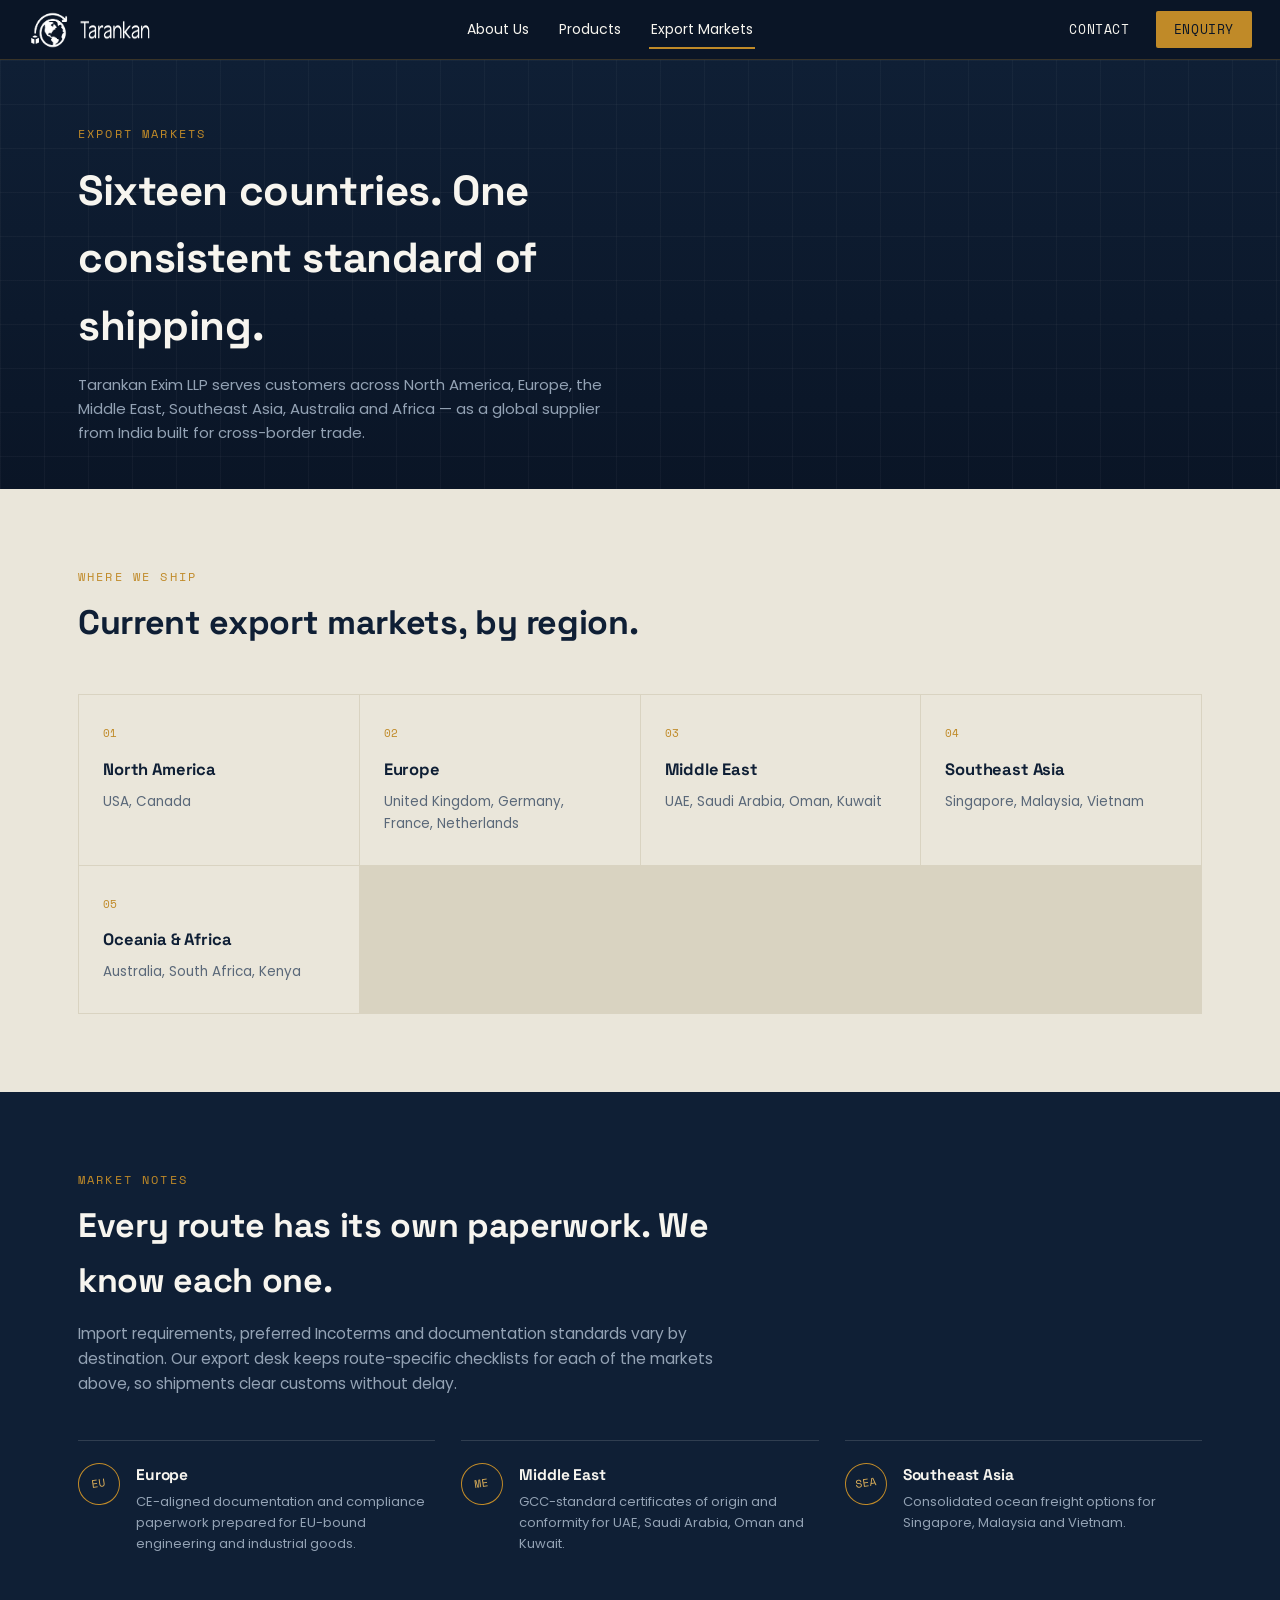
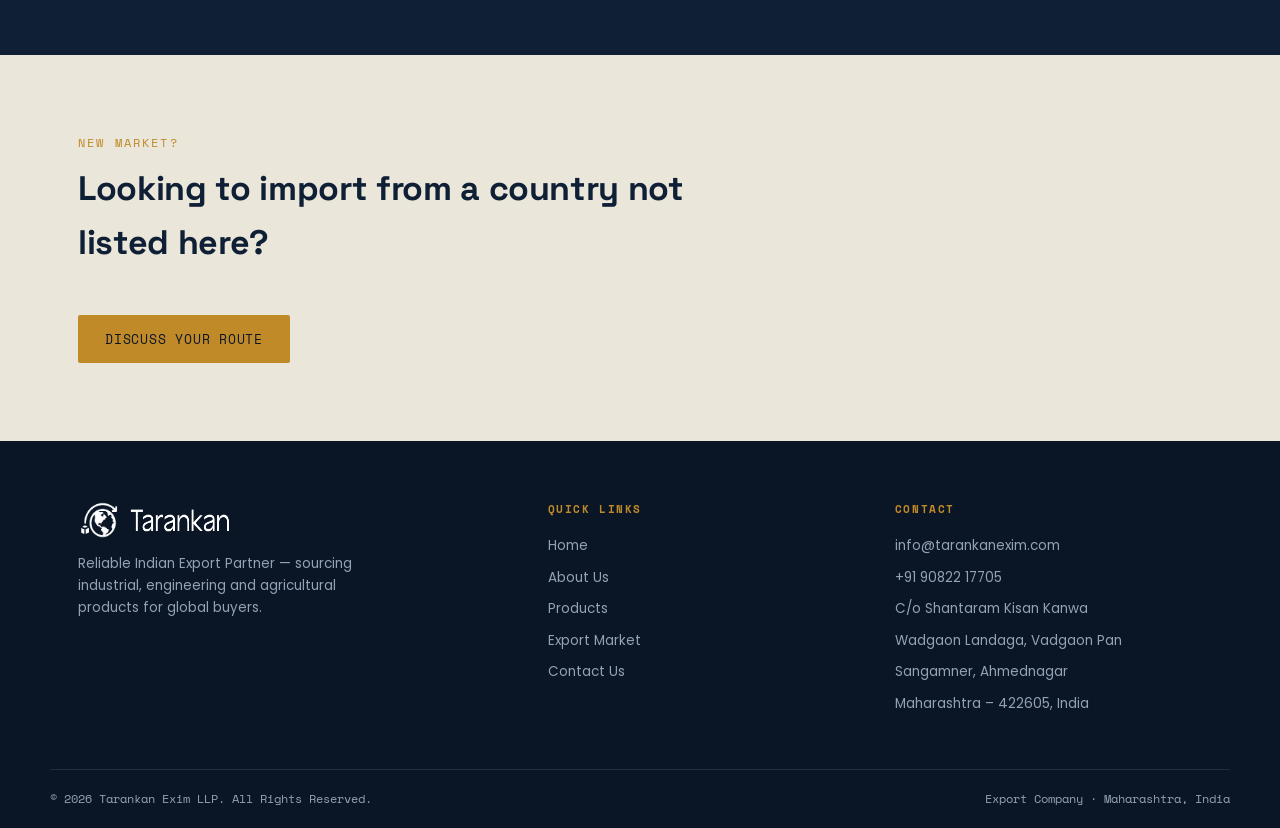
<file: export-markets.html>
<!DOCTYPE html>
<html lang="en">
<head>
<meta charset="UTF-8">
<meta name="viewport" content="width=device-width, initial-scale=1.0">
<title>Export Markets | Tarankan Exim LLP — Global Supplier from India</title>
<meta name="description" content="Tarankan Exim LLP exports from India to USA, Canada, UK, Germany, France, Netherlands, UAE, Saudi Arabia, Oman, Kuwait, Singapore, Malaysia, Vietnam, Australia, South Africa and Kenya.">
<link rel="preconnect" href="https://fonts.googleapis.com">
<link rel="preconnect" href="https://fonts.gstatic.com" crossorigin>
<link href="https://fonts.googleapis.com/css2?family=Space+Grotesk:wght@500;600;700&family=Space+Mono:wght@400;700&family=Poppins:wght@300;400;500;600&display=swap" rel="stylesheet">
<link rel="stylesheet" href="style.css">
</head>
<body>

<!-- ================= NAVIGATION ================= -->
<nav class="navigation-bar">
  <div class="navigation-bar-box" id="navigation-bar-box1">
    <div class="navigation-bar-box-logo">
      <a href="index.html"><img id="tarankan-navigation-logo" src="Assets/Logo/tarankan-navigation-logo.png" alt="Tarankan Exim LLP logo"></a>
      <a href="index.html" style="text-decoration:none;">
        <span class="navigation-tarankan-logo-text"><img id = "navigation-tarankan-logo-text-image" src="Assets/Logo/tarankan-text-logo.png" alt="Tarankan Text"></img>
        </span>
      </a>
    </div>
    <div class="mobile-bar">
      <button class="mobile-menu-icon" id="mobile-menu-icon" aria-label="Open menu">
        <span></span><span></span><span></span>
      </button>
    </div>
  </div>

  <div class="navigation-bar-box" id="navigation-bar-box2">
    <div class="nav-hover-item"><a href="about-us.html" id="about-us-link">About Us</a></div>
    <div class="nav-hover-item"><a href="products.html" id="products-link">Products</a></div>
    <div class="nav-hover-item"><a href="export-markets.html" id="export-markets-link" class="active">Export Markets</a></div>
  </div>

  <div class="navigation-bar-box" id="navigation-bar-box3">
    <span><a href="contact.html">Contact</a></span>
    <span><a href="enquiry.html" id="enquiry-nav-link">Enquiry</a></span>
  </div>
</nav>

<!-- Desktop hover boxes -->
<div id="about-us-hover-box" class="hover-box">
  <span class="hover-box-title">About Tarankan Exim LLP</span>
  <p>Tarankan Exim LLP is a registered Limited Liability Partnership based in Maharashtra, India. We specialize in sourcing and exporting quality products from India to international markets. Our focus is on building long-term relationships through reliability, transparency, and customer satisfaction. Whether you require industrial products, engineering components, agricultural commodities, or customized export solutions, we ensure every shipment meets international standards.</p>
  <a href="about-us.html" class="hover-box-link">Read more about us &rarr;</a>
</div>

<div id="products-hover-box" class="hover-box">
  <span class="hover-box-title">Our Product Range</span>
  <div class="products-columns">
    <a href="products.html">Screws &amp; Fasteners</a>
    <a href="products.html">Bearings</a>
    <a href="products.html">Industrial Wires</a>
    <a href="products.html">Cables</a>
    <a href="products.html">Electric Motors</a>
    <a href="products.html">Compressors</a>
    <a href="products.html">Machine Parts</a>
    <a href="products.html">Agricultural Produce</a>
  </div>
  <a href="products.html" class="hover-box-link">View all products &rarr;</a>
</div>

<div id="export-markets-hover-box" class="hover-box">
  <span class="hover-box-title">Tarankan Exim LLP serves customers across</span>
  <div class="markets-grid">
    <span>USA</span><span>Canada</span><span>UK</span><span>Germany</span>
    <span>France</span><span>Netherlands</span><span>UAE</span><span>Saudi Arabia</span>
    <span>Oman</span><span>Kuwait</span><span>Singapore</span><span>Malaysia</span>
    <span>Vietnam</span><span>Australia</span><span>South Africa</span><span>Kenya</span>
  </div>
  <a href="export-markets.html" class="hover-box-link">Explore export markets &rarr;</a>
</div>

<!-- Mobile sidebar -->
<div class="sidebar-overlay" id="sidebar-overlay"></div>
<aside class="mobile-sidebar" id="mobile-sidebar">
  <button class="mobile-sidebar-close" id="mobile-sidebar-close" aria-label="Close menu">&times;</button>
  <div class="mobile-sidebar-logo">
    <img src="Assets/Logo/tarankan-navigation-logo.png" alt="Tarankan Exim LLP logo">
    <span><img id = "mobile-navigation-logo-text" src="Assets/Logo/tarankan-text-logo.png" alt="Tarankan Exim LLP logo"></span>
  </div>
  <nav class="mobile-sidebar-links">
    <a href="about-us.html">About Us</a>
    <a href="products.html">Products</a>
    <a href="export-markets.html">Export Markets</a>
    <a href="contact.html">Contact</a>
    <a href="enquiry.html">Enquiry</a>
  </nav>
  <div class="mobile-sidebar-cta">
    <a href="enquiry.html" class="btn btn-brass" style="width:100%; justify-content:center;">Send Enquiry</a>
  </div>
</aside>




<header class="page-header">
  <div class="wrap">
    <span class="eyebrow">Export Markets</span>
    <h1>Sixteen countries. One consistent standard of shipping.</h1>
    <p>Tarankan Exim LLP serves customers across North America, Europe, the Middle East, Southeast Asia, Australia and Africa — as a global supplier from India built for cross-border trade.</p>
  </div>
</header>

<section class="section section-paper">
  <div class="wrap">
    <div class="section-head">
      <span class="eyebrow">Where We Ship</span>
      <h2>Current export markets, by region.</h2>
    </div>
    <div class="grid-cards">
      <div class="card">
        <span class="card-index">01</span>
        <h3>North America</h3>
        <p>USA, Canada</p>
      </div>
      <div class="card">
        <span class="card-index">02</span>
        <h3>Europe</h3>
        <p>United Kingdom, Germany, France, Netherlands</p>
      </div>
      <div class="card">
        <span class="card-index">03</span>
        <h3>Middle East</h3>
        <p>UAE, Saudi Arabia, Oman, Kuwait</p>
      </div>
      <div class="card">
        <span class="card-index">04</span>
        <h3>Southeast Asia</h3>
        <p>Singapore, Malaysia, Vietnam</p>
      </div>
      <div class="card">
        <span class="card-index">05</span>
        <h3>Oceania &amp; Africa</h3>
        <p>Australia, South Africa, Kenya</p>
      </div>
    </div>
  </div>
</section>

<section class="section section-dark">
  <div class="wrap">
    <div class="section-head">
      <span class="eyebrow">Market Notes</span>
      <h2>Every route has its own paperwork. We know each one.</h2>
      <p class="section-lede" style="color:var(--muted);">Import requirements, preferred Incoterms and documentation standards vary by destination. Our export desk keeps route-specific checklists for each of the markets above, so shipments clear customs without delay.</p>
    </div>
    <div class="strengths-grid">
      <div class="strength-item"><div class="stamp-mini">EU</div><div><h3>Europe</h3><p>CE-aligned documentation and compliance paperwork prepared for EU-bound engineering and industrial goods.</p></div></div>
      <div class="strength-item"><div class="stamp-mini">ME</div><div><h3>Middle East</h3><p>GCC-standard certificates of origin and conformity for UAE, Saudi Arabia, Oman and Kuwait.</p></div></div>
      <div class="strength-item"><div class="stamp-mini">SEA</div><div><h3>Southeast Asia</h3><p>Consolidated ocean freight options for Singapore, Malaysia and Vietnam.</p></div></div>
    </div>
  </div>
</section>

<section class="section section-paper">
  <div class="wrap">
    <div class="section-head">
      <span class="eyebrow">New Market?</span>
      <h2>Looking to import from a country not listed here?</h2>
    </div>
    <a href="enquiry.html" class="btn btn-brass">Discuss Your Route</a>
  </div>
</section>


<!-- ================= FOOTER ================= -->
<footer class="site-footer">
  <div class="wrap footer-grid">
    <div>
      <div class="footer-brand">
        <img src="Assets/Logo/tarankan-navigation-logo.png" alt="Tarankan Exim LLP logo">
        <span><img id = "footer-text-logo" src="Assets/Logo/tarankan-text-logo.png" alt="Tarankan Exim"></img></span>
      </div>
      <p class="footer-tag">Reliable Indian Export Partner — sourcing industrial, engineering and agricultural products for global buyers.</p>
    </div>
    <div class="footer-col">
      <h4>Quick Links</h4>
      <a href="index.html">Home</a>
      <a href="about-us.html">About Us</a>
      <a href="products.html">Products</a>
      <a href="export-markets.html">Export Market</a>
      <a href="contact.html">Contact Us</a>
    </div>
    <div class="footer-col">
      <h4>Contact</h4>
      <p>info@tarankanexim.com</p>
      <p>+91 90822 17705</p>
      <p>C/o Shantaram Kisan Kanwa</p>
      <p>Wadgaon Landaga, Vadgaon Pan</p>
      <p>Sangamner, Ahmednagar</p>
      <p>Maharashtra – 422605, India</p>
    </div>
  </div>
  <div class="wrap footer-bottom">
    <span>&copy; 2026 Tarankan Exim LLP. All Rights Reserved.</span>
    <span>Export Company · Maharashtra, India</span>
  </div>
</footer>



<script src="script.js"></script>
</body>
</html>
</file>
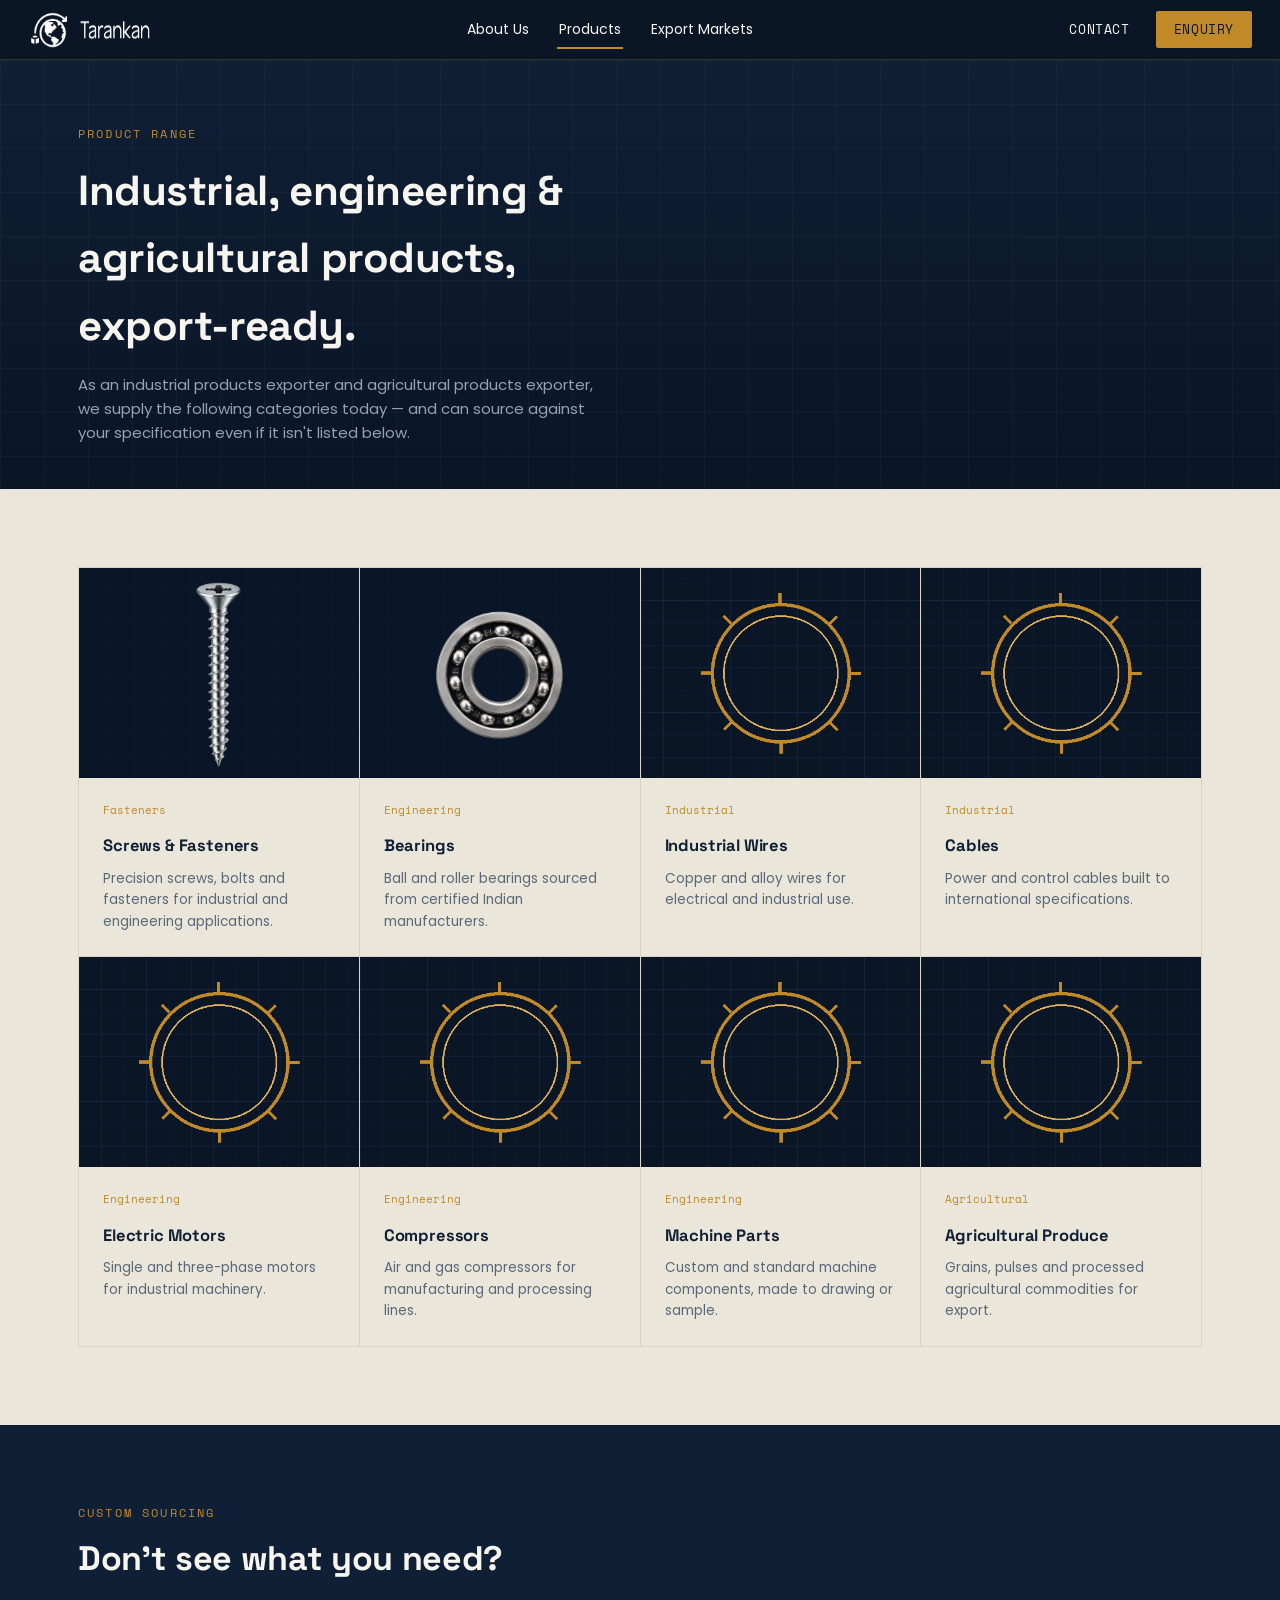
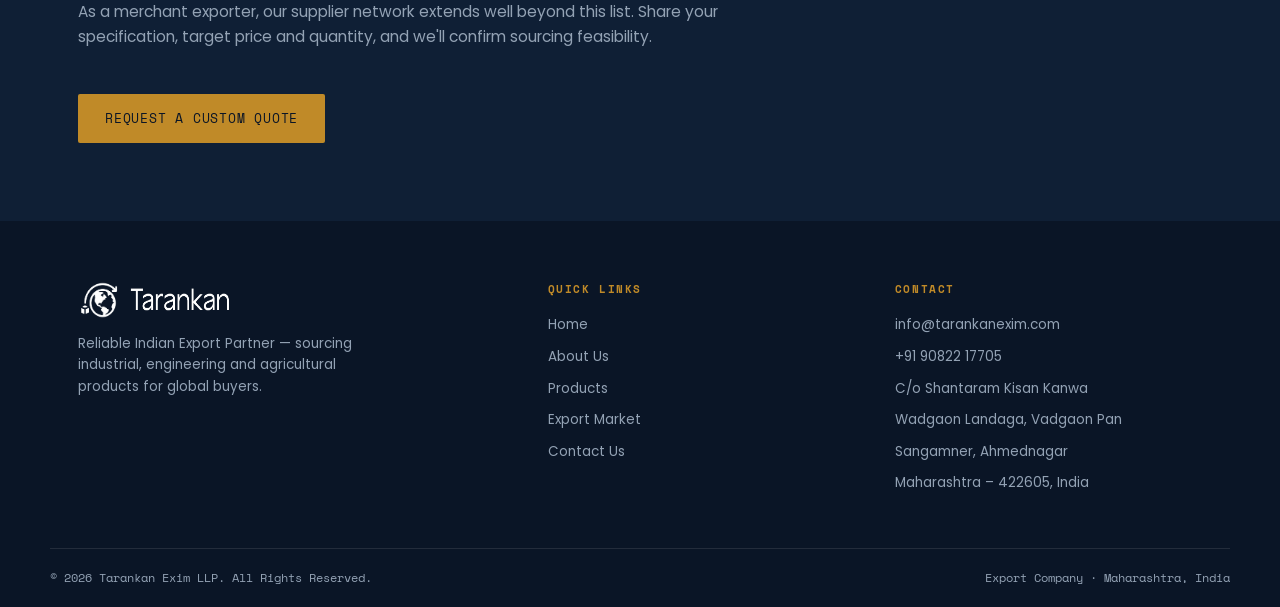
<file: products.html>
<!DOCTYPE html>
<html lang="en">
<head>
<meta charset="UTF-8">
<meta name="viewport" content="width=device-width, initial-scale=1.0">
<title>Products | Tarankan Exim LLP — Industrial &amp; Agricultural Products Exporter</title>
<meta name="description" content="Browse Tarankan Exim LLP's export range: screws and fasteners, bearings, wires, cables, electric motors, compressors, machine parts and agricultural produce.">
<link rel="preconnect" href="https://fonts.googleapis.com">
<link rel="preconnect" href="https://fonts.gstatic.com" crossorigin>
<link href="https://fonts.googleapis.com/css2?family=Space+Grotesk:wght@500;600;700&family=Space+Mono:wght@400;700&family=Poppins:wght@300;400;500;600&display=swap" rel="stylesheet">
<link rel="stylesheet" href="style.css">
</head>
<body>

<!-- ================= NAVIGATION ================= -->
<nav class="navigation-bar">
  <div class="navigation-bar-box" id="navigation-bar-box1">
    <div class="navigation-bar-box-logo">
      <a href="index.html"><img id="tarankan-navigation-logo" src="Assets/Logo/tarankan-navigation-logo.png" alt="Tarankan Exim LLP logo"></a>
      <a href="index.html" style="text-decoration:none;">
        <span class="navigation-tarankan-logo-text"><img id = "navigation-tarankan-logo-text-image" src="Assets/Logo/tarankan-text-logo.png" alt="Tarankan Text"></img>
        </span>
      </a>
    </div>
    <div class="mobile-bar">
      <button class="mobile-menu-icon" id="mobile-menu-icon" aria-label="Open menu">
        <span></span><span></span><span></span>
      </button>
    </div>
  </div>

  <div class="navigation-bar-box" id="navigation-bar-box2">
    <div class="nav-hover-item"><a href="about-us.html" id="about-us-link">About Us</a></div>
    <div class="nav-hover-item"><a href="products.html" id="products-link" class="active">Products</a></div>
    <div class="nav-hover-item"><a href="export-markets.html" id="export-markets-link">Export Markets</a></div>
  </div>

  <div class="navigation-bar-box" id="navigation-bar-box3">
    <span><a href="contact.html">Contact</a></span>
    <span><a href="enquiry.html" id="enquiry-nav-link">Enquiry</a></span>
  </div>
</nav>

<!-- Desktop hover boxes -->
<div id="about-us-hover-box" class="hover-box">
  <span class="hover-box-title">About Tarankan Exim LLP</span>
  <p>Tarankan Exim LLP is a registered Limited Liability Partnership based in Maharashtra, India. We specialize in sourcing and exporting quality products from India to international markets. Our focus is on building long-term relationships through reliability, transparency, and customer satisfaction. Whether you require industrial products, engineering components, agricultural commodities, or customized export solutions, we ensure every shipment meets international standards.</p>
  <a href="about-us.html" class="hover-box-link">Read more about us &rarr;</a>
</div>

<div id="products-hover-box" class="hover-box">
  <span class="hover-box-title">Our Product Range</span>
  <div class="products-columns">
    <a href="products.html">Screws &amp; Fasteners</a>
    <a href="products.html">Bearings</a>
    <a href="products.html">Industrial Wires</a>
    <a href="products.html">Cables</a>
    <a href="products.html">Electric Motors</a>
    <a href="products.html">Compressors</a>
    <a href="products.html">Machine Parts</a>
    <a href="products.html">Agricultural Produce</a>
  </div>
  <a href="products.html" class="hover-box-link">View all products &rarr;</a>
</div>

<div id="export-markets-hover-box" class="hover-box">
  <span class="hover-box-title">Tarankan Exim LLP serves customers across</span>
  <div class="markets-grid">
    <span>USA</span><span>Canada</span><span>UK</span><span>Germany</span>
    <span>France</span><span>Netherlands</span><span>UAE</span><span>Saudi Arabia</span>
    <span>Oman</span><span>Kuwait</span><span>Singapore</span><span>Malaysia</span>
    <span>Vietnam</span><span>Australia</span><span>South Africa</span><span>Kenya</span>
  </div>
  <a href="export-markets.html" class="hover-box-link">Explore export markets &rarr;</a>
</div>

<!-- Mobile sidebar -->
<div class="sidebar-overlay" id="sidebar-overlay"></div>
<aside class="mobile-sidebar" id="mobile-sidebar">
  <button class="mobile-sidebar-close" id="mobile-sidebar-close" aria-label="Close menu">&times;</button>
  <div class="mobile-sidebar-logo">
    <img src="Assets/Logo/tarankan-navigation-logo.png" alt="Tarankan Exim LLP logo">
    <span><img id = "mobile-navigation-logo-text" src="Assets/Logo/tarankan-text-logo.png" alt="Tarankan Exim LLP logo"></span>
  </div>
  <nav class="mobile-sidebar-links">
    <a href="about-us.html">About Us</a>
    <a href="products.html">Products</a>
    <a href="export-markets.html">Export Markets</a>
    <a href="contact.html">Contact</a>
    <a href="enquiry.html">Enquiry</a>
  </nav>
  <div class="mobile-sidebar-cta">
    <a href="enquiry.html" class="btn btn-brass" style="width:100%; justify-content:center;">Send Enquiry</a>
  </div>
</aside>




<header class="page-header">
  <div class="wrap">
    <span class="eyebrow">Product Range</span>
    <h1>Industrial, engineering &amp; agricultural products, export-ready.</h1>
    <p>As an industrial products exporter and agricultural products exporter, we supply the following categories today — and can source against your specification even if it isn't listed below.</p>
  </div>
</header>

<section class="section section-paper">
  <div class="wrap">
    <div class="grid-cards">
      <div class="card" style="padding:0; overflow:hidden;">
        <img src="Assets/Products/screw.png" alt="Screws &amp; Fasteners exported by Tarankan Exim LLP" style="width:100%; aspect-ratio:4/3; object-fit:cover;">
        <div style="padding:24px;">
          <span class="card-index">Fasteners</span>
          <h3>Screws &amp; Fasteners</h3>
          <p>Precision screws, bolts and fasteners for industrial and engineering applications.</p>
        </div>
      </div>
      <div class="card" style="padding:0; overflow:hidden;">
        <img src="Assets/Products/bearings.png" alt="Bearings exported by Tarankan Exim LLP" style="width:100%; aspect-ratio:4/3; object-fit:cover;">
        <div style="padding:24px;">
          <span class="card-index">Engineering</span>
          <h3>Bearings</h3>
          <p>Ball and roller bearings sourced from certified Indian manufacturers.</p>
        </div>
      </div>
      <div class="card" style="padding:0; overflow:hidden;">
        <img src="Assets/Products/wires.png" alt="Industrial Wires exported by Tarankan Exim LLP" style="width:100%; aspect-ratio:4/3; object-fit:cover;">
        <div style="padding:24px;">
          <span class="card-index">Industrial</span>
          <h3>Industrial Wires</h3>
          <p>Copper and alloy wires for electrical and industrial use.</p>
        </div>
      </div>
      <div class="card" style="padding:0; overflow:hidden;">
        <img src="Assets/Products/cables.png" alt="Cables exported by Tarankan Exim LLP" style="width:100%; aspect-ratio:4/3; object-fit:cover;">
        <div style="padding:24px;">
          <span class="card-index">Industrial</span>
          <h3>Cables</h3>
          <p>Power and control cables built to international specifications.</p>
        </div>
      </div>
      <div class="card" style="padding:0; overflow:hidden;">
        <img src="Assets/Products/electric-motor.png" alt="Electric Motors exported by Tarankan Exim LLP" style="width:100%; aspect-ratio:4/3; object-fit:cover;">
        <div style="padding:24px;">
          <span class="card-index">Engineering</span>
          <h3>Electric Motors</h3>
          <p>Single and three-phase motors for industrial machinery.</p>
        </div>
      </div>
      <div class="card" style="padding:0; overflow:hidden;">
        <img src="Assets/Products/compressors.png" alt="Compressors exported by Tarankan Exim LLP" style="width:100%; aspect-ratio:4/3; object-fit:cover;">
        <div style="padding:24px;">
          <span class="card-index">Engineering</span>
          <h3>Compressors</h3>
          <p>Air and gas compressors for manufacturing and processing lines.</p>
        </div>
      </div>
      <div class="card" style="padding:0; overflow:hidden;">
        <img src="Assets/Products/machine-parts.png" alt="Machine Parts exported by Tarankan Exim LLP" style="width:100%; aspect-ratio:4/3; object-fit:cover;">
        <div style="padding:24px;">
          <span class="card-index">Engineering</span>
          <h3>Machine Parts</h3>
          <p>Custom and standard machine components, made to drawing or sample.</p>
        </div>
      </div>
      <div class="card" style="padding:0; overflow:hidden;">
        <img src="Assets/Products/agri-produce.png" alt="Agricultural Produce exported by Tarankan Exim LLP" style="width:100%; aspect-ratio:4/3; object-fit:cover;">
        <div style="padding:24px;">
          <span class="card-index">Agricultural</span>
          <h3>Agricultural Produce</h3>
          <p>Grains, pulses and processed agricultural commodities for export.</p>
        </div>
      </div>
    </div>
  </div>
</section>

<section class="section section-dark">
  <div class="wrap">
    <div class="section-head">
      <span class="eyebrow">Custom Sourcing</span>
      <h2>Don't see what you need?</h2>
      <p class="section-lede" style="color:var(--muted);">As a merchant exporter, our supplier network extends well beyond this list. Share your specification, target price and quantity, and we'll confirm sourcing feasibility.</p>
    </div>
    <a href="enquiry.html" class="btn btn-brass">Request a Custom Quote</a>
  </div>
</section>


<!-- ================= FOOTER ================= -->
<footer class="site-footer">
  <div class="wrap footer-grid">
    <div>
      <div class="footer-brand">
        <img src="Assets/Logo/tarankan-navigation-logo.png" alt="Tarankan Exim LLP logo">
        <span><img id = "footer-text-logo" src="Assets/Logo/tarankan-text-logo.png" alt="Tarankan Exim"></img></span>
      </div>
      <p class="footer-tag">Reliable Indian Export Partner — sourcing industrial, engineering and agricultural products for global buyers.</p>
    </div>
    <div class="footer-col">
      <h4>Quick Links</h4>
      <a href="index.html">Home</a>
      <a href="about-us.html">About Us</a>
      <a href="products.html">Products</a>
      <a href="export-markets.html">Export Market</a>
      <a href="contact.html">Contact Us</a>
    </div>
    <div class="footer-col">
      <h4>Contact</h4>
      <p>info@tarankanexim.com</p>
      <p>+91 90822 17705</p>
      <p>C/o Shantaram Kisan Kanwa</p>
      <p>Wadgaon Landaga, Vadgaon Pan</p>
      <p>Sangamner, Ahmednagar</p>
      <p>Maharashtra – 422605, India</p>
    </div>
  </div>
  <div class="wrap footer-bottom">
    <span>&copy; 2026 Tarankan Exim LLP. All Rights Reserved.</span>
    <span>Export Company · Maharashtra, India</span>
  </div>
</footer>



<script src="script.js"></script>
</body>
</html>
</file>
<file: style.css>
/* =========================================================
   TARANKAN EXIM LLP — Design tokens
   Palette: maritime navy + brass (trade/export identity)
   Type: Space Grotesk (display) / Poppins (body) / Space Mono (data)
   ========================================================= */
:root{
  --navy: #0F1F35;
  --navy-deep: #0A1526;
  --navy-soft: #16283F;
  --brass: #C08A28;
  --brass-light: #E0B25A;
  --paper: #EAE6DA;
  --paper-line: #D9D3C1;
  --ink: #16202C;
  --white: #F7F5EF;
  --muted: #93A2B4;

  --font-display: 'Space Grotesk', sans-serif;
  --font-body: 'Poppins', sans-serif;
  --font-mono: 'Space Mono', monospace;

  --nav-height: 60px;
  --container: 1180px;
}

*{ padding:0; margin:0; box-sizing:border-box; }

html{ scroll-behavior:smooth; }

body{
  font-family: var(--font-body);
  background:var(--paper);
  color:var(--ink);
  line-height:1.6;
  padding-top: var(--nav-height);
}

img{ max-width:100%; display:block; }
a{ color:inherit; }
ul{ list-style:none; }

.eyebrow{
  font-family: var(--font-mono);
  font-size:12px;
  letter-spacing:.18em;
  text-transform:uppercase;
  color:var(--brass);
}

h1,h2,h3{
  font-family: var(--font-display);
  color:var(--navy);
  letter-spacing:-0.01em;
}

.wrap{
  max-width: var(--container);
  margin:0 auto;
  padding:0 28px;
}

.btn{
  display:inline-flex;
  align-items:center;
  gap:8px;
  font-family: var(--font-mono);
  font-size:13px;
  letter-spacing:.06em;
  text-transform:uppercase;
  padding:13px 26px;
  border-radius:2px;
  text-decoration:none;
  border:1px solid transparent;
  cursor:pointer;
  transition: all .22s ease;
}
.btn-brass{
  background:var(--brass);
  color:var(--navy-deep);
}
.btn-brass:hover{ background:var(--brass-light); transform:translateY(-2px); }
.btn-outline{
  border-color: var(--brass);
  color:var(--brass);
  background:transparent;
}
.btn-outline:hover{ background:var(--brass); color:var(--navy-deep); }
.btn-outline-light{
  border-color: rgba(247,245,239,.5);
  color:var(--white);
  background:transparent;
}
.btn-outline-light:hover{ border-color:var(--brass); color:var(--brass-light); }
#home-enquiry-btn:hover { color: white; }
/* =========================================================
   NAVIGATION
   ========================================================= */
.navigation-bar{
  position:fixed;
  top:0; left:0;
  height:var(--nav-height);
  width:100%;
  background:var(--navy-deep);
  border-bottom:1px solid rgba(192,138,40,.25);
  font-family: var(--font-body);
  font-size:14px;
  padding:0 28px;
  display:flex;
  justify-content:space-between;
  align-items:center;
  z-index:500;
}

.navigation-bar-box{ display:flex; align-items:center; gap:26px; height:100%; }

.navigation-bar-box-logo{ display:flex; align-items:center; gap:10px; }
#tarankan-navigation-logo{ width:42px; height:38px; }
#navigation-tarankan-logo-text-image { width: 70px; height: 20px; }
/* .tarankan-logo-text{
  color:var(--white);
  font-family: var(--font-display);
  font-weight:600;
  font-size:18px;
  letter-spacing:.02em;
}
.tarankan-logo-tag{
  display:block;
  font-family: var(--font-mono);
  font-size:9px;
  letter-spacing:.14em;
  color:var(--brass-light);
  text-transform:uppercase;
  margin-top:1px;
} */
.navigation-bar-box-logo a{ text-decoration:none; display:flex; }

.nav-hover-item{ position:relative; height:100%; display:flex; align-items:center; }
.nav-hover-item > a{
  text-decoration:none;
  color:var(--white);
  padding:8px 2px;
  position:relative;
}
.nav-hover-item > a::after{
  content:"";
  position:absolute;
  left:0; bottom:0;
  width:0%; height:2px;
  background:var(--brass);
  transition:width .25s ease;
}
.nav-hover-item:hover > a::after{ width:100%; }
.nav-hover-item > a.active::after{ width:100%; }

.navigation-bar-box#navigation-bar-box3 a{
  text-decoration:none;
  color:var(--white);
  font-family: var(--font-mono);
  font-size:12.5px;
  letter-spacing:.05em;
  text-transform:uppercase;
}
.navigation-bar-box#navigation-bar-box3 a#enquiry-nav-link{
  color:var(--navy-deep);
  background:var(--brass);
  padding:9px 18px;
  border-radius:2px;
  transition:background .2s ease;
}
.navigation-bar-box#navigation-bar-box3 a#enquiry-nav-link:hover{ background:var(--brass-light); }
.navigation-bar-box#navigation-bar-box3 a:not(#enquiry-nav-link):hover{ color:var(--brass-light); }

/* ---- Hover dropdown boxes ---- */
.hover-box{
  position:fixed;
  top:var(--nav-height);
  left:50%;
  transform:translateX(-50%) translateY(-8px);
  width:min(640px, 92vw);
  background:var(--white);
  border:1px solid var(--paper-line);
  border-top:3px solid var(--brass);
  box-shadow:0 24px 48px rgba(10,21,38,.28);
  padding:26px 30px;
  opacity:0;
  visibility:hidden;
  pointer-events:none;
  transition: opacity .2s ease, transform .2s ease, visibility .2s;
  z-index:490;
}
.hover-box.is-open{
  opacity:1;
  visibility:visible;
  pointer-events:auto;
  transform:translateX(-50%) translateY(0);
}
.hover-box::before{
  content:"";
  position:absolute;
  top:-9px; left:50%;
  transform:translateX(-50%) rotate(45deg);
  width:16px; height:16px;
  background:var(--white);
  border-left:1px solid var(--paper-line);
  border-top:3px solid var(--brass);
}

.hover-box-title{
  font-family:var(--font-mono);
  font-size:11px;
  letter-spacing:.16em;
  text-transform:uppercase;
  color:var(--brass);
  margin-bottom:12px;
}
.hover-box p{ color:var(--ink); font-size:14.5px; margin-bottom:16px; }
.hover-box-link{
  font-family:var(--font-mono);
  font-size:12.5px;
  letter-spacing:.05em;
  text-transform:uppercase;
  color:var(--navy);
  text-decoration:none;
  border-bottom:1px solid var(--brass);
  padding-bottom:2px;
}
.hover-box-link:hover{ color:var(--brass); }

#products-hover-box .products-columns{
  display:grid;
  grid-template-columns:1fr 1fr;
  gap:6px 24px;
  margin-bottom:18px;
}
#products-hover-box .products-columns a{
  display:block;
  padding:6px 0;
  font-size:14px;
  text-decoration:none;
  color:var(--ink);
  border-bottom:1px dashed var(--paper-line);
}
#products-hover-box .products-columns a:hover{ color:var(--brass); }

#export-markets-hover-box .markets-grid{
  display:grid;
  grid-template-columns:repeat(4,1fr);
  gap:6px 10px;
  margin-bottom:18px;
  font-family:var(--font-mono);
  font-size:11.5px;
  color:var(--navy);
}
#export-markets-hover-box .markets-grid span{
  padding:5px 0;
  border-bottom:1px dashed var(--paper-line);
}

/* ---- Mobile nav ---- */
.mobile-bar{ display:none; }
.mobile-menu-icon{
  width:24px; height:18px;
  position:relative;
  cursor:pointer;
  background:none; border:none;
}
.mobile-menu-icon span{
  position:absolute; left:0; width:100%; height:2px;
  background:var(--white); transition:all .25s ease;
}
.mobile-menu-icon span:nth-child(1){ top:0; }
.mobile-menu-icon span:nth-child(2){ top:8px; }
.mobile-menu-icon span:nth-child(3){ top:16px; }

.sidebar-overlay{
  position:fixed; inset:0;
  background:rgba(10,21,38,.55);
  z-index:600;
  opacity:0; visibility:hidden;
  transition:opacity .3s ease, visibility .3s;
}
.sidebar-overlay.is-open{ opacity:1; visibility:visible; }

.mobile-sidebar{
  position:fixed; top:0; left:0;
  height:100%; width:78%; max-width:320px;
  background:var(--navy-deep);
  z-index:650;
  transform:translateX(-100%);
  transition:transform .32s cubic-bezier(.65,0,.35,1);
  padding:26px 26px;
  display:flex; flex-direction:column;
}
.mobile-sidebar.is-open{ transform:translateX(0); }

.mobile-sidebar-close{
  align-self:flex-end;
  background:none; border:none;
  color:var(--white);
  font-size:26px;
  cursor:pointer;
  line-height:1;
  margin-bottom:26px;
}
.mobile-sidebar-logo{
  display:flex; align-items:center; gap:10px;
  margin-bottom:34px;
}
.mobile-sidebar-logo img{ width:40px; height:34px; }
#mobile-navigation-logo-text { width: 80px; height: 25px; }
/* .mobile-sidebar-logo span{ color:var(--white); font-family:var(--font-display); font-size:17px; } */

.mobile-sidebar-links{ display:flex; flex-direction:column; gap:2px; }
.mobile-sidebar-links a{
  color:var(--white);
  text-decoration:none;
  font-family:var(--font-display);
  font-size:19px;
  padding:14px 4px;
  border-bottom:1px solid rgba(247,245,239,.08);
}
.mobile-sidebar-links a:hover{ color:var(--brass-light); }
.mobile-sidebar-cta{ margin-top:auto; padding-top:20px; }

/* =========================================================
   HERO
   ========================================================= */
.hero{
  position:relative;
  background:
    radial-gradient(1100px 500px at 82% -10%, rgba(192,138,40,.16), transparent 60%),
    linear-gradient(180deg, var(--navy) 0%, var(--navy-deep) 100%);
  overflow:hidden;
  padding:96px 0 70px;
}
.hero::before{
  content:"";
  position:absolute; inset:0;
  background-image:
    linear-gradient(rgba(247,245,239,.035) 1px, transparent 1px),
    linear-gradient(90deg, rgba(247,245,239,.035) 1px, transparent 1px);
  background-size:44px 44px;
  pointer-events:none;
}
.hero-inner{
  position:relative;
  display:grid;
  grid-template-columns:1.1fr .9fr;
  gap:50px;
  align-items:center;
}
.hero-eyebrow{
  display:flex; align-items:center; gap:10px;
  margin-bottom:18px;
}
.hero-eyebrow::before{
  content:"";
  width:26px; height:1px;
  background:var(--brass);
}
.hero h1{
  color:var(--white);
  font-size:clamp(32px, 4.4vw, 52px);
  line-height:1.12;
  font-weight:600;
  margin-bottom:20px;
}
.hero h1 em{ color:var(--brass-light); font-style:normal; }
.hero p.lede{
  color:var(--muted);
  font-size:16px;
  max-width:52ch;
  margin-bottom:32px;
}
.hero-actions{ display:flex; gap:14px; flex-wrap:wrap; margin-bottom:38px; }

.hero-stats{
  display:flex;
  gap:0;
  border-top:1px solid rgba(247,245,239,.14);
  padding-top:22px;
}
.hero-stats div{
  flex:1;
  padding-right:18px;
}
.hero-stats strong{
  display:block;
  font-family:var(--font-display);
  font-size:26px;
  color:var(--brass-light);
}
.hero-stats span{
  font-family:var(--font-mono);
  font-size:10.5px;
  letter-spacing:.08em;
  text-transform:uppercase;
  color:var(--muted);
}

/* ---- Trade lane graphic (signature element) ---- */
.trade-lane{
  position:relative;
  aspect-ratio:1/1;
  max-width:440px;
  margin-left:auto;
}
.trade-lane svg{ width:100%; height:100%; }
.trade-lane .lane-path{
  fill:none;
  stroke:var(--brass);
  stroke-width:1.4;
  stroke-dasharray:5 5;
  animation:dash-flow 22s linear infinite;
  opacity:.85;
}
@keyframes dash-flow{ to{ stroke-dashoffset:-400; } }
.trade-lane .lane-node{ fill:var(--brass-light); }
.trade-lane .lane-node.origin{ fill:var(--brass); }
.trade-lane text{
  font-family:var(--font-mono);
  font-size:7.5px;
  fill:var(--muted);
  letter-spacing:.04em;
}
.trade-lane .stamp{
  fill:none; stroke:var(--brass); stroke-width:1;
}
.trade-lane .stamp-text{
  font-family:var(--font-mono);
  font-size:6px;
  fill:var(--brass-light);
}

@media (prefers-reduced-motion: reduce){
  .trade-lane .lane-path{ animation:none; }
}

/* =========================================================
   SLIDING PRODUCT BOXES
   ========================================================= */
.marquee-section{
  background:var(--navy-deep);
  padding:56px 0 64px;
  overflow:hidden;
}
.marquee-heading{
  text-align:center;
  margin-bottom:34px;
}
.marquee-heading h2{ color:var(--white); font-size:26px; }
.marquee-heading .eyebrow{ display:block; margin-bottom:8px; }

.marquee-row{
  display:flex;
  width:max-content;
  gap:22px;
  will-change:transform;
}
.marquee-row.row-left{ animation:scroll-left 25s linear infinite; margin-bottom:22px; }
.marquee-row.row-right{ animation:scroll-right 25s linear infinite; }

@keyframes scroll-left{ from{ transform:translateX(0);} to{ transform:translateX(-50%);} }
@keyframes scroll-right{ from{ transform:translateX(-50%);} to{ transform:translateX(0);} }

.marquee-track:hover .marquee-row{ animation-play-state:paused; }

.slide-box{
  flex:0 0 auto;
  width:clamp(140px, 18vw, 220px);
  height:clamp(140px, 18vw, 220px);
  border-radius:18px;
  overflow:hidden;
  border:1px solid rgba(192,138,40,.3);
  background:var(--navy-soft);
  position:relative;
}
.slide-box img{
  width:100%; height:100%;
  object-fit:cover;
}
.slide-box::after{
  content:attr(data-label);
  position:absolute;
  left:10px; bottom:8px;
  font-family:var(--font-mono);
  font-size:10px;
  letter-spacing:.06em;
  text-transform:uppercase;
  color:var(--white);
  background:rgba(10,21,38,.65);
  padding:3px 8px;
  border-radius:2px;
}

/* =========================================================
   GENERIC SECTIONS
   ========================================================= */
.section{ padding:78px 0; }
.section-dark{ background:var(--navy); }
.section-dark h2, .section-dark .section-lede{ color:var(--white); }
.section-paper{ background:var(--paper); }

.section-head{ max-width:640px; margin-bottom:44px; }
.section-head .eyebrow{ display:block; margin-bottom:10px; }
.section-head h2{ font-size:clamp(24px,3vw,34px); margin-bottom:14px; }
.section-lede{ color:#4B5A6B; font-size:15.5px; }

.grid-cards{
  display:grid;
  grid-template-columns:repeat(4, 1fr);
  gap:1px;
  background:var(--paper-line);
  border:1px solid var(--paper-line);
}
.card{
  background:var(--paper);
  padding:30px 24px;
  position:relative;
}
.card .card-index{
  font-family:var(--font-mono);
  font-size:11px;
  color:var(--brass);
  margin-bottom:14px;
  display:block;
}
.card h3{ font-size:16.5px; margin-bottom:8px; }
.card p{ font-size:13.5px; color:#5A6879; }

.grid-cards.dark{ background:rgba(247,245,239,.12); border-color:rgba(247,245,239,.12); }
.grid-cards.dark .card{ background:var(--navy); }
.grid-cards.dark .card h3{ color:var(--white); }
.grid-cards.dark .card p{ color:var(--muted); }

/* Strengths list variant */
.strengths-grid{
  display:grid;
  grid-template-columns:repeat(3,1fr);
  gap:26px;
}
.strength-item{
  display:flex;
  gap:16px;
  align-items:flex-start;
  padding:22px 0;
  border-top:1px solid rgba(247,245,239,.14);
}
.strength-item .stamp-mini{
  flex:0 0 auto;
  width:42px; height:42px;
  border:1px solid var(--brass);
  border-radius:50%;
  display:flex; align-items:center; justify-content:center;
  font-family:var(--font-mono);
  font-size:11px;
  color:var(--brass-light);
  transform:rotate(-8deg);
}
.strength-item h3{ color:var(--white); font-size:15.5px; margin-bottom:4px; }
.strength-item p{ color:var(--muted); font-size:13px; }

/* =========================================================
   CONTACT
   ========================================================= */
.contact-panel{
  display:grid;
  grid-template-columns:1fr 1fr;
  gap:0;
  background:var(--white);
  border:1px solid var(--paper-line);
}
.contact-block{ padding:40px; }
.contact-block + .contact-block{ border-left:1px solid var(--paper-line); }
.contact-block h3{
  font-family:var(--font-mono);
  font-size:11px;
  letter-spacing:.14em;
  text-transform:uppercase;
  color:var(--brass);
  margin-bottom:16px;
}
.contact-block address, .contact-block p{
  font-style:normal;
  font-size:14.5px;
  color:var(--ink);
  margin-bottom:6px;
}
.contact-block a{ text-decoration:none; color:var(--navy); border-bottom:1px solid var(--paper-line); }
.contact-block a:hover{ color:var(--brass); border-color:var(--brass); }

/* =========================================================
   FOOTER
   ========================================================= */
.site-footer{
  background:var(--navy-deep);
  color:var(--muted);
  padding:60px 0 0;
}
.footer-grid{
  display:grid;
  grid-template-columns:1.4fr 1fr 1fr;
  gap:40px;
  padding-bottom:44px;
  border-bottom:1px solid rgba(247,245,239,.1);
}
.footer-brand{ display:flex; align-items:center; gap:10px; margin-bottom:14px; }
.footer-brand img{ width:42px; height:38px; }
#footer-text-logo { width: 100px; height: 25px; }
.footer-brand span{ color:var(--white); font-family:var(--font-display); font-size:18px; }
.footer-tag{ font-size:13.5px; max-width:32ch; }
.footer-col h4{
  font-family:var(--font-mono);
  font-size:11px;
  letter-spacing:.14em;
  text-transform:uppercase;
  color:var(--brass);
  margin-bottom:16px;
}
.footer-col a, .footer-col p{
  display:block;
  text-decoration:none;
  color:var(--muted);
  font-size:13.5px;
  margin-bottom:10px;
}
.footer-col a:hover{ color:var(--brass-light); }
.footer-bottom{
  display:flex; justify-content:space-between; align-items:center;
  padding:20px 0;
  font-family:var(--font-mono);
  font-size:11.5px;
  flex-wrap:wrap;
  gap:10px;
}

/* =========================================================
   PAGE HEADER (inner pages)
   ========================================================= */
.page-header{
  background:linear-gradient(180deg, var(--navy) 0%, var(--navy-deep) 100%);
  padding:64px 0 44px;
  position:relative;
  overflow:hidden;
}
.page-header::before{
  content:"";
  position:absolute; inset:0;
  background-image:
    linear-gradient(rgba(247,245,239,.035) 1px, transparent 1px),
    linear-gradient(90deg, rgba(247,245,239,.035) 1px, transparent 1px);
  background-size:44px 44px;
}
.page-header .wrap{ position:relative; }
.page-header .eyebrow{ margin-bottom:14px; display:block; }
.page-header h1{ color:var(--white); font-size:clamp(28px,4vw,42px); max-width:18ch; }
.page-header p{ color:var(--muted); max-width:60ch; margin-top:14px; font-size:15px; }

/* =========================================================
   RESPONSIVE
   ========================================================= */
@media (max-width: 980px){
  .hero-inner{ grid-template-columns:1fr; }
  .trade-lane{ margin:0 auto; max-width:320px; }
  .grid-cards{ grid-template-columns:repeat(2,1fr); }
  .strengths-grid{ grid-template-columns:repeat(2,1fr); }
  .footer-grid{ grid-template-columns:1fr 1fr; }
  .contact-panel{ grid-template-columns:1fr; }
  .contact-block + .contact-block{ border-left:none; border-top:1px solid var(--paper-line); }
}

@media (max-width: 700px){
  #navigation-bar-box2{ display:none; }
  #navigation-bar-box3{ display:none; }
  .mobile-bar{ display:flex; align-items:center; gap:14px; }
  .navigation-bar{ justify-content:space-between; }
  .navigation-bar-box-logo-mobile{ display:flex; align-items:center; gap:10px; }
  .navigation-bar-box-logo-mobile img{ width:32px; height:32px; border-radius:50%; }
  .navigation-bar-box-logo-mobile span{ color:var(--white); font-family:var(--font-display); font-size:16px; }

  .hero{ padding:56px 0 44px; }
  .hero-stats{ flex-wrap:wrap; }
  .hero-stats div{ flex:0 0 50%; margin-bottom:16px; padding-right:0;}

  .grid-cards{ grid-template-columns:1fr; }
  .strengths-grid{ grid-template-columns:1fr; }
  .footer-grid{ grid-template-columns:1fr; gap:30px; }
  .footer-bottom{ flex-direction:column; align-items:flex-start; }
  .section{ padding:56px 0; }
}

@media (min-width: 701px){
  .mobile-bar, .mobile-menu-icon, .mobile-sidebar, .sidebar-overlay{ display:none; }
}
</file>
